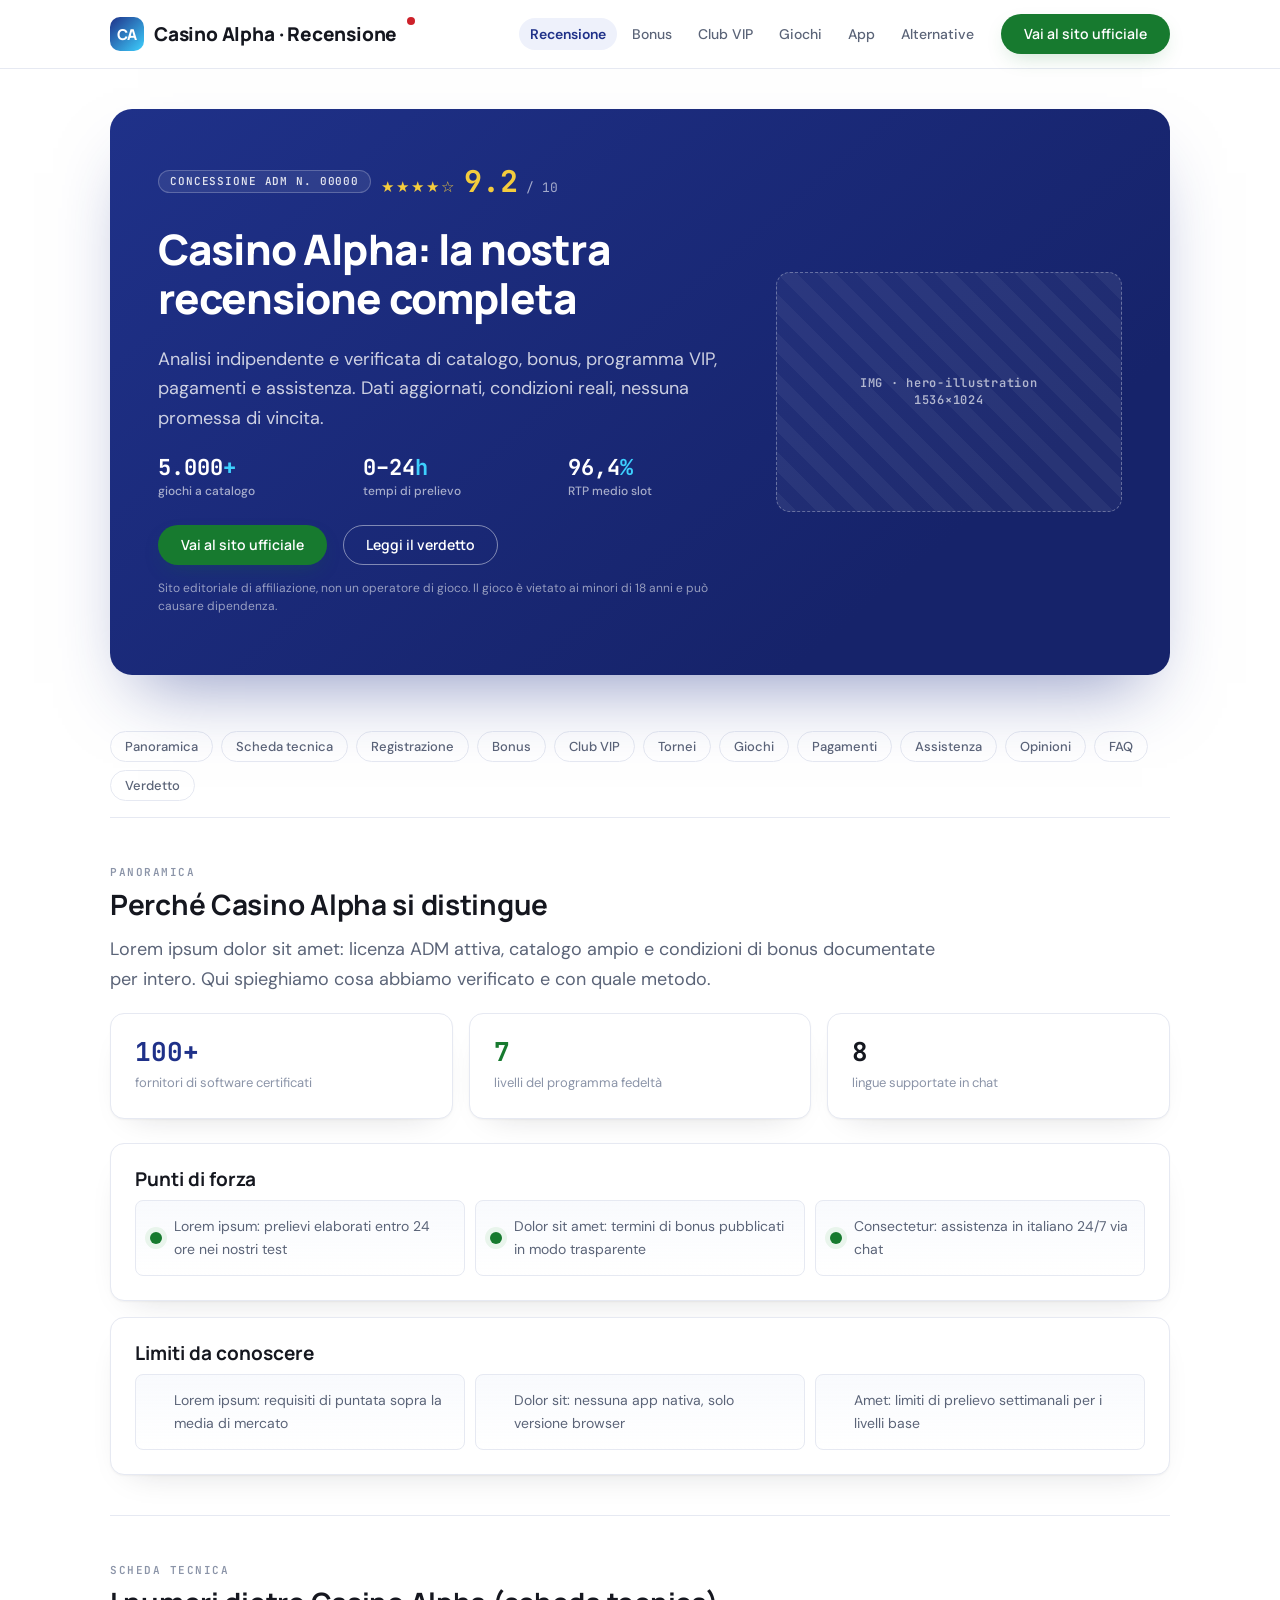
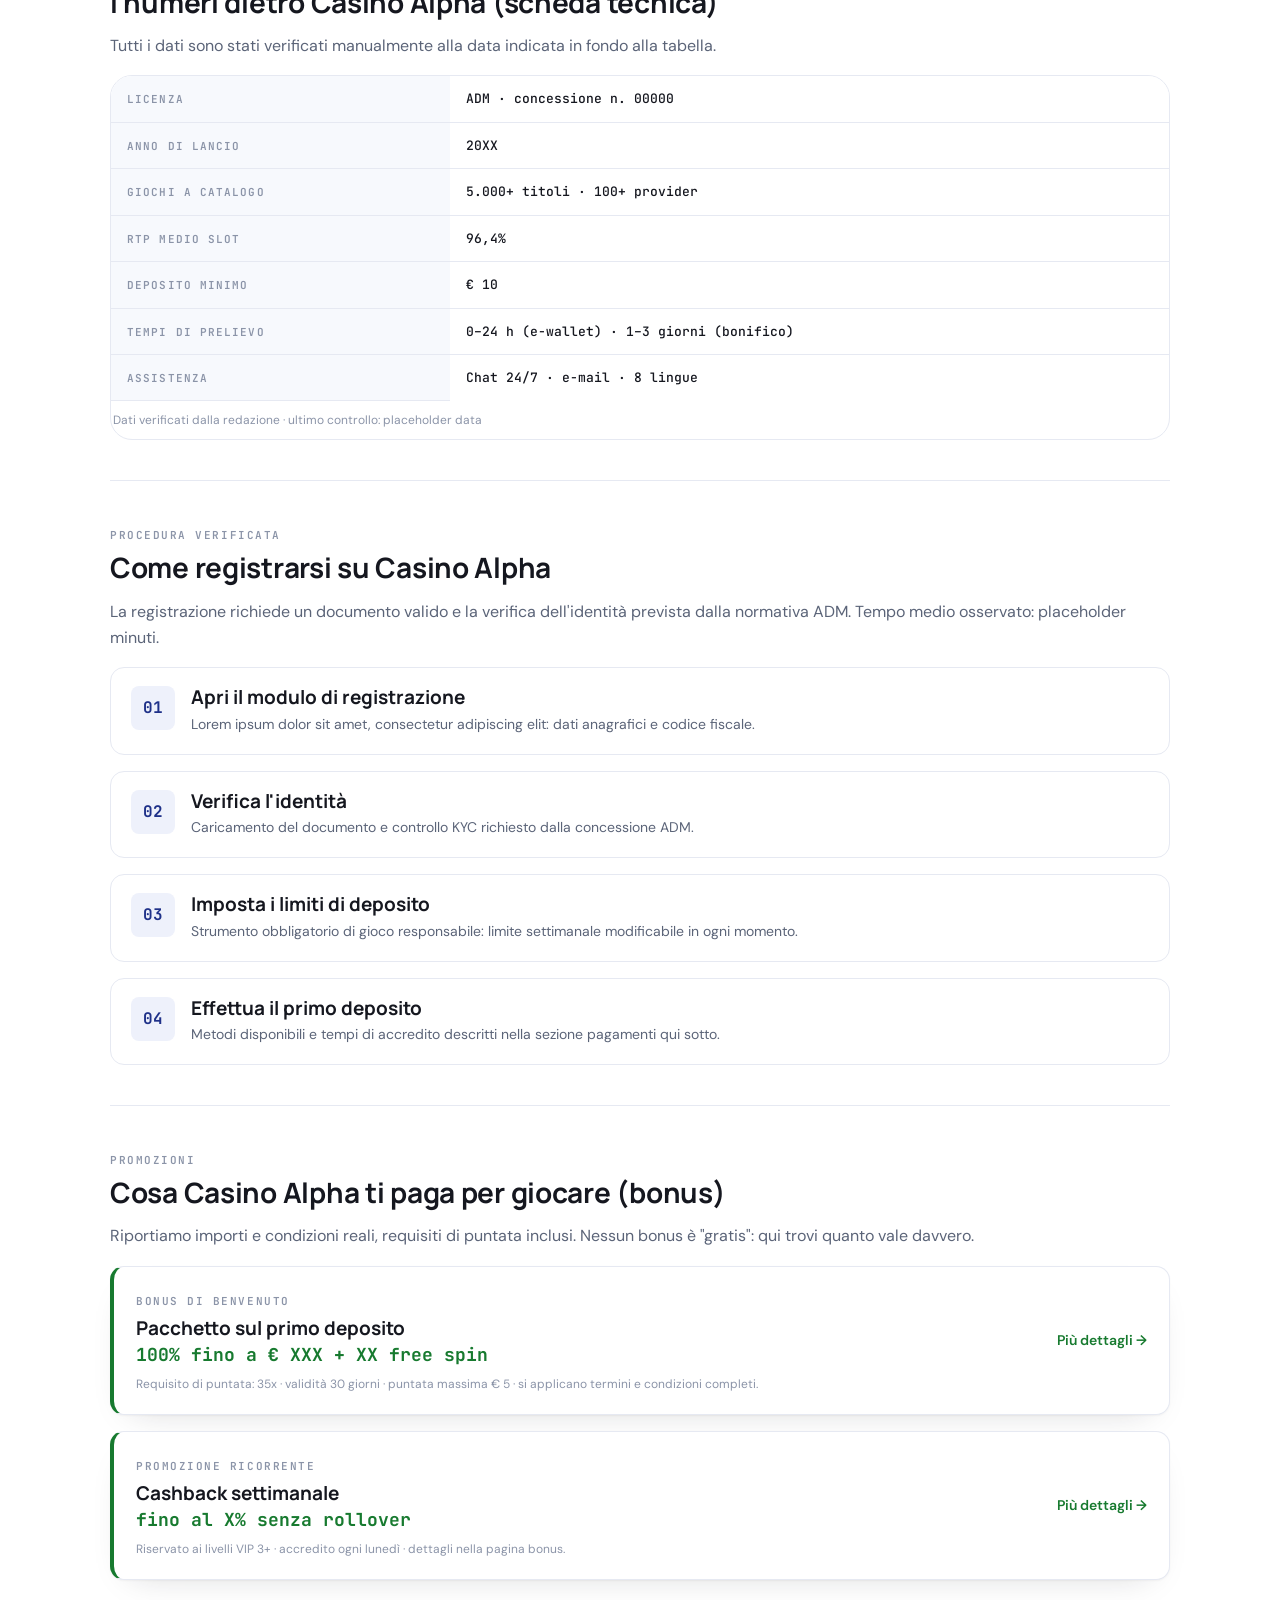
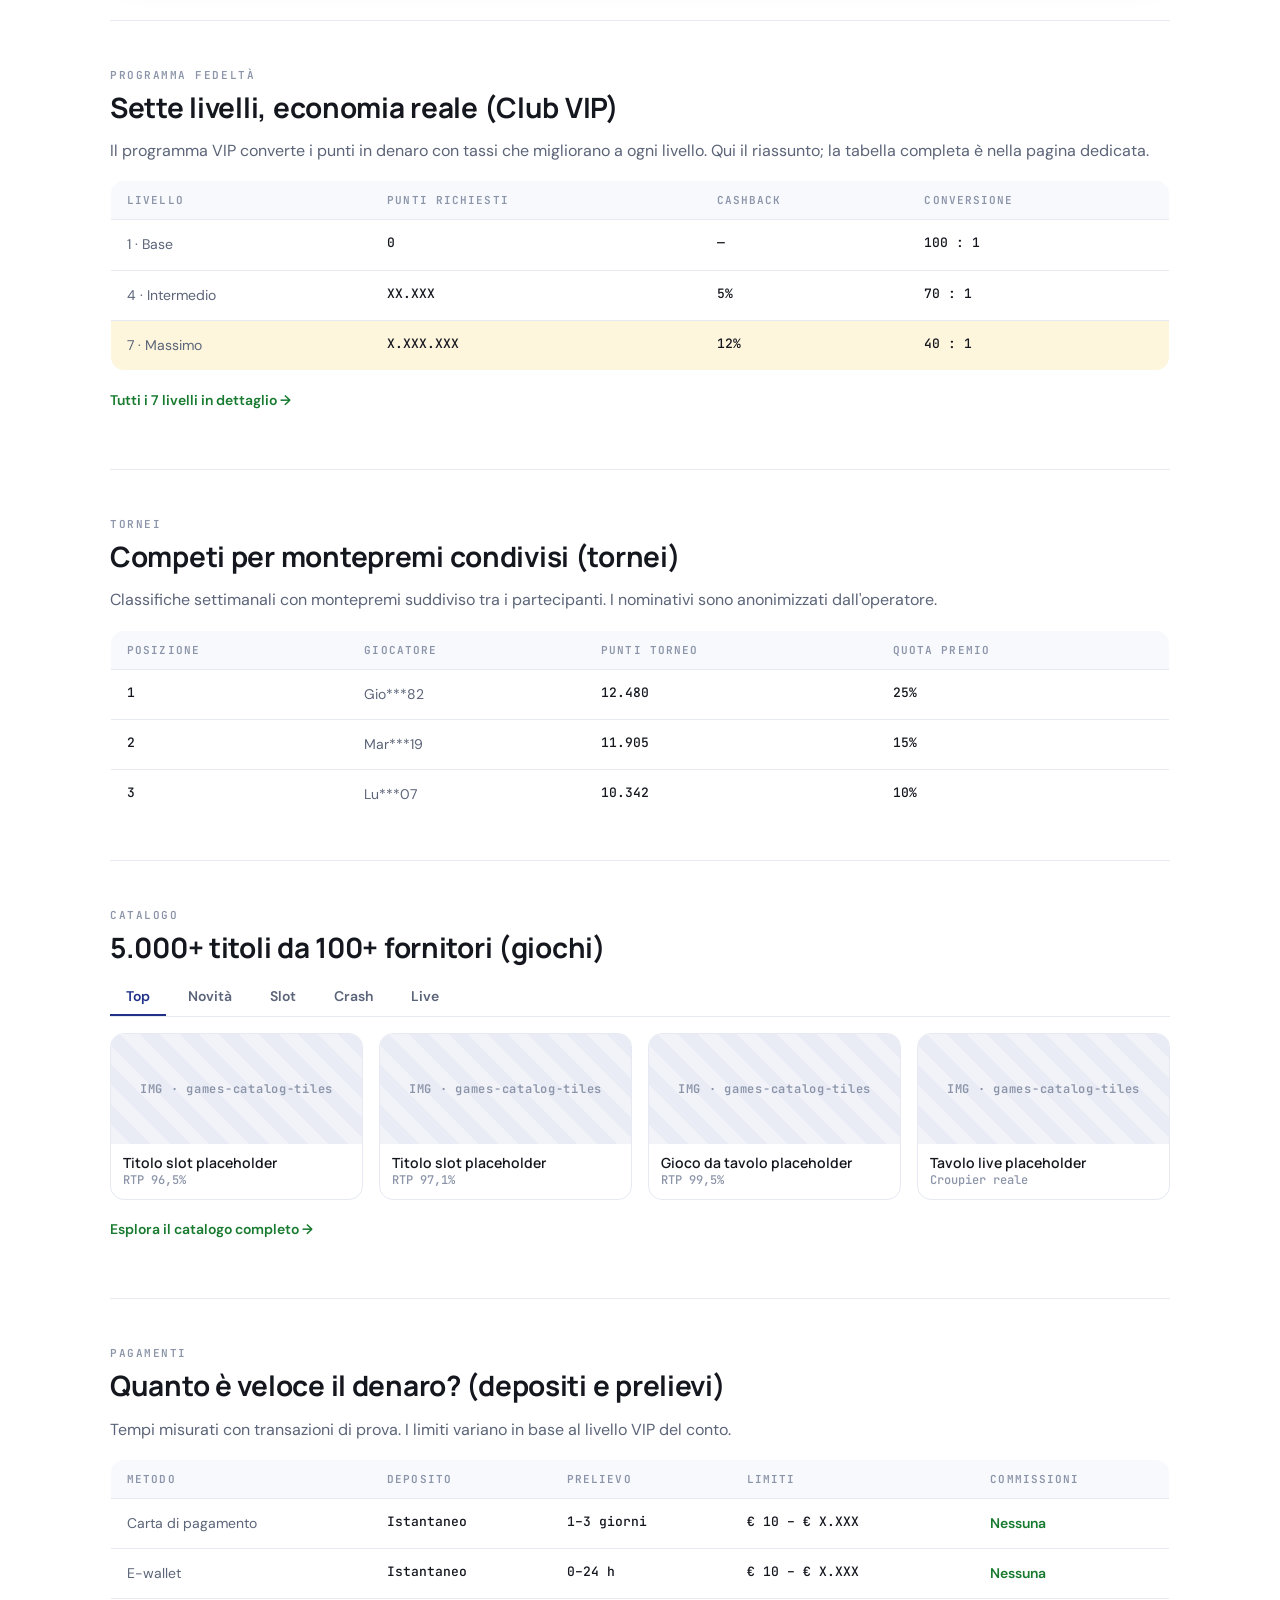
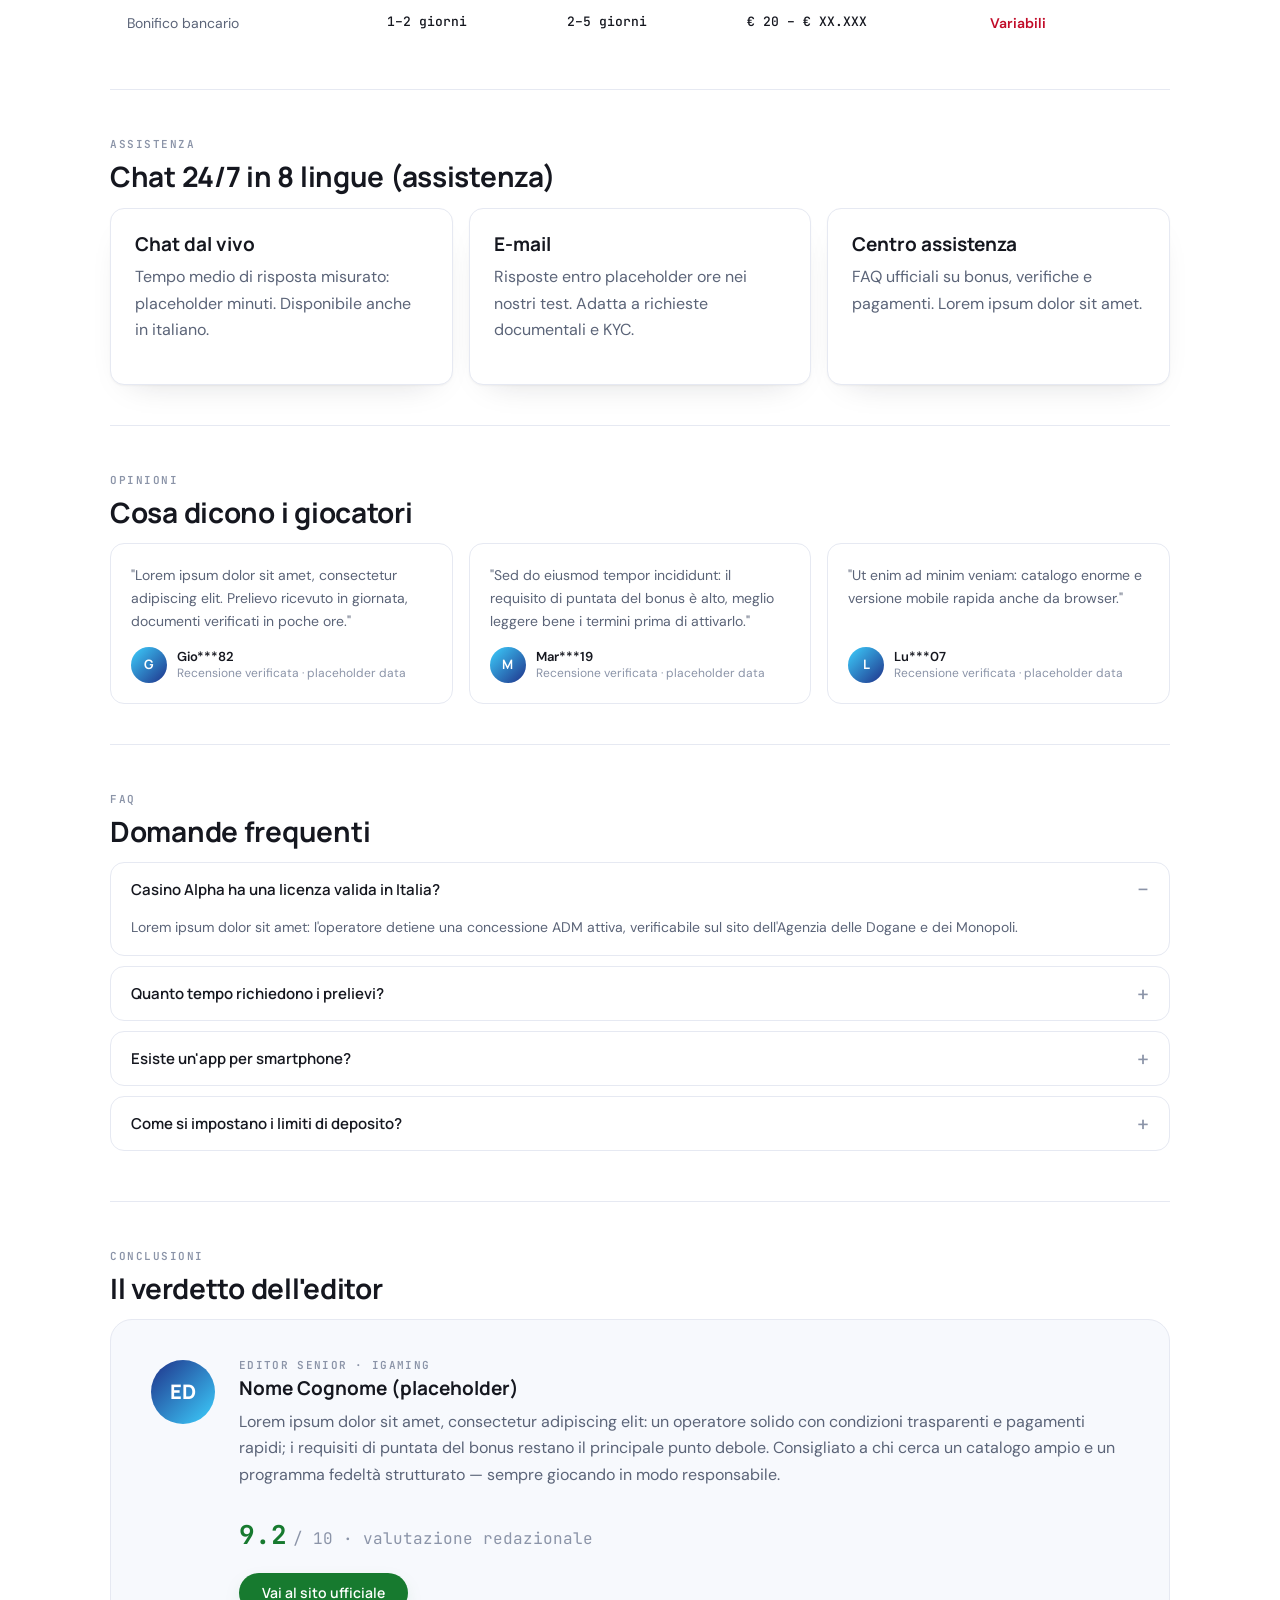
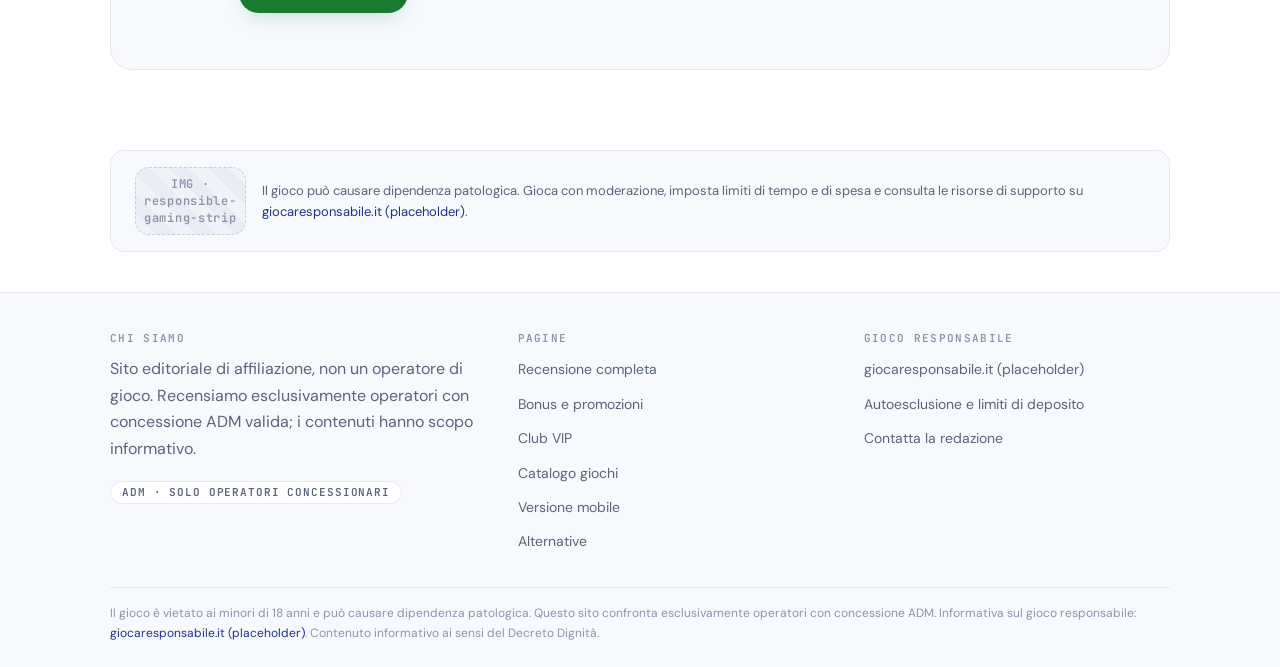
<file: index.html>
<!DOCTYPE html>
<html lang="it">

<head>
  <meta charset="utf-8">
  <meta name="viewport" content="width=device-width, initial-scale=1">
  <title>Casino Alpha — Recensione completa · Wireframe</title>
  <link rel="preconnect" href="https://fonts.googleapis.com">
  <link rel="preconnect" href="https://fonts.gstatic.com" crossorigin>
  <link
    href="https://fonts.googleapis.com/css2?family=Manrope:wght@600;700;800&family=DM+Sans:wght@400;500&family=JetBrains+Mono:wght@400;500;600;700&display=swap"
    rel="stylesheet">
  <link rel="stylesheet" href="./style.css">
</head>

<body>
  <section class="page active" data-screen-label="Home / Recensione completa">

    <header class="site-header">
      <div class="wrap">
        <a class="logo" href="./index.html"><span class="logo-mark">CA</span>Casino Alpha · Recensione<span
            class="flag-dot"></span></a>
        <nav class="main-nav">
          <a href="./index.html" class="active">Recensione</a>
          <a href="./bonus.html">Bonus</a>
          <a href="./vip.html">Club VIP</a>
          <a href="./giochi.html">Giochi</a>
          <a href="./app.html">App</a>
          <a href="./alternativi.html">Alternative</a>
        </nav>
        <a class="btn btn-primary" href="#">Vai al sito ufficiale</a>
      </div>
    </header>

    <div class="hero">
      <div class="wrap">
        <div class="hero-panel">
          <div>
            <div class="hero-meta">
              <span class="badge-adm">Concessione ADM n. 00000</span>
              <span class="hero-rating"><span class="stars">★★★★☆</span><span class="score">9.2</span><span
                  class="out-of">/ 10</span></span>
            </div>
            <h1>Casino Alpha: la nostra recensione completa</h1>
            <p class="lead">Analisi indipendente e verificata di catalogo, bonus, programma VIP, pagamenti e
              assistenza. Dati aggiornati, condizioni reali, nessuna promessa di vincita.</p>
            <div class="hero-stats">
              <div class="hero-stat">
                <div class="value">5.000<em>+</em></div>
                <div class="label">giochi a catalogo</div>
              </div>
              <div class="hero-stat">
                <div class="value">0–24<em>h</em></div>
                <div class="label">tempi di prelievo</div>
              </div>
              <div class="hero-stat">
                <div class="value">96,4<em>%</em></div>
                <div class="label">RTP medio slot</div>
              </div>
            </div>
            <div class="hero-actions">
              <a class="btn btn-primary" href="#">Vai al sito ufficiale</a>
              <a class="btn btn-ghost" href="#verdict">Leggi il verdetto</a>
            </div>
            <p class="hero-note">Sito editoriale di affiliazione, non un operatore di gioco. Il gioco è vietato ai
              minori di 18 anni e può causare dipendenza.</p>
          </div>
          <div class="hero-art">
            <div class="ph">IMG · hero-illustration<br>1536×1024</div>
          </div>
        </div>
      </div>
    </div>

    <div class="wrap">
      <nav class="toc" aria-label="In questa pagina">
        <a href="#overview">Panoramica</a>
        <a href="#numbers">Scheda tecnica</a>
        <a href="#registration">Registrazione</a>
        <a href="#bonuses">Bonus</a>
        <a href="#vip">Club VIP</a>
        <a href="#tournaments">Tornei</a>
        <a href="#games">Giochi</a>
        <a href="#payments">Pagamenti</a>
        <a href="#support">Assistenza</a>
        <a href="#reviews">Opinioni</a>
        <a href="#faq">FAQ</a>
        <a href="#verdict">Verdetto</a>
      </nav>
    </div>

    <main class="wrap">

      <section class="section" id="overview">
        <span class="kicker">Panoramica</span>
        <h2>Perché Casino Alpha si distingue</h2>
        <p class="lead">Lorem ipsum dolor sit amet: licenza ADM attiva, catalogo ampio e condizioni di bonus
          documentate per intero. Qui spieghiamo cosa abbiamo verificato e con quale metodo.</p>
        <div class="grid-3">
          <div class="card stat-card">
            <div class="value blue">100+</div>
            <div class="label">fornitori di software certificati</div>
          </div>
          <div class="card stat-card">
            <div class="value green">7</div>
            <div class="label">livelli del programma fedeltà</div>
          </div>
          <div class="card stat-card">
            <div class="value">8</div>
            <div class="label">lingue supportate in chat</div>
          </div>
        </div>
        <div class="pros-cons" style="margin-top: var(--gap)">
          <div class="card">
            <h3>Punti di forza</h3>
            <ul class="pros">
              <li>Lorem ipsum: prelievi elaborati entro 24 ore nei nostri test</li>
              <li>Dolor sit amet: termini di bonus pubblicati in modo trasparente</li>
              <li>Consectetur: assistenza in italiano 24/7 via chat</li>
            </ul>
          </div>
          <div class="card">
            <h3>Limiti da conoscere</h3>
            <ul class="cons">
              <li>Lorem ipsum: requisiti di puntata sopra la media di mercato</li>
              <li>Dolor sit: nessuna app nativa, solo versione browser</li>
              <li>Amet: limiti di prelievo settimanali per i livelli base</li>
            </ul>
          </div>
        </div>
      </section>

      <section class="section" id="numbers">
        <span class="kicker">Scheda tecnica</span>
        <h2>I numeri dietro Casino Alpha (scheda tecnica)</h2>
        <p>Tutti i dati sono stati verificati manualmente alla data indicata in fondo alla tabella.</p>
        <div class="fact-sheet table-scroll">
          <table class="data">
            <caption>Dati verificati dalla redazione · ultimo controllo: placeholder data</caption>
            <tbody>
              <tr>
                <th scope="row">Licenza</th>
                <td class="mono">ADM · concessione n. 00000</td>
              </tr>
              <tr>
                <th scope="row">Anno di lancio</th>
                <td class="mono">20XX</td>
              </tr>
              <tr>
                <th scope="row">Giochi a catalogo</th>
                <td class="mono">5.000+ titoli · 100+ provider</td>
              </tr>
              <tr>
                <th scope="row">RTP medio slot</th>
                <td class="mono">96,4%</td>
              </tr>
              <tr>
                <th scope="row">Deposito minimo</th>
                <td class="mono">€ 10</td>
              </tr>
              <tr>
                <th scope="row">Tempi di prelievo</th>
                <td class="mono">0–24 h (e-wallet) · 1–3 giorni (bonifico)</td>
              </tr>
              <tr>
                <th scope="row">Assistenza</th>
                <td class="mono">Chat 24/7 · e-mail · 8 lingue</td>
              </tr>
            </tbody>
          </table>
        </div>
      </section>

      <section class="section" id="registration">
        <span class="kicker">Procedura verificata</span>
        <h2>Come registrarsi su Casino Alpha</h2>
        <p>La registrazione richiede un documento valido e la verifica dell'identità prevista dalla normativa ADM.
          Tempo medio osservato: placeholder minuti.</p>
        <ol class="steps">
          <li>
            <div>
              <h3>Apri il modulo di registrazione</h3>
              <p>Lorem ipsum dolor sit amet, consectetur adipiscing elit: dati anagrafici e codice fiscale.</p>
            </div>
          </li>
          <li>
            <div>
              <h3>Verifica l'identità</h3>
              <p>Caricamento del documento e controllo KYC richiesto dalla concessione ADM.</p>
            </div>
          </li>
          <li>
            <div>
              <h3>Imposta i limiti di deposito</h3>
              <p>Strumento obbligatorio di gioco responsabile: limite settimanale modificabile in ogni momento.</p>
            </div>
          </li>
          <li>
            <div>
              <h3>Effettua il primo deposito</h3>
              <p>Metodi disponibili e tempi di accredito descritti nella sezione pagamenti qui sotto.</p>
            </div>
          </li>
        </ol>
      </section>

      <section class="section" id="bonuses">
        <span class="kicker">Promozioni</span>
        <h2>Cosa Casino Alpha ti paga per giocare (bonus)</h2>
        <p>Riportiamo importi e condizioni reali, requisiti di puntata inclusi. Nessun bonus è "gratis": qui trovi
          quanto vale davvero.</p>
        <div class="bonus-box">
          <div>
            <span class="kicker">Bonus di benvenuto</span>
            <h3>Pacchetto sul primo deposito</h3>
            <div class="amount">100% fino a € XXX + XX free spin</div>
            <p class="terms">Requisito di puntata: 35x · validità 30 giorni · puntata massima € 5 · si applicano
              termini e condizioni completi.</p>
          </div>
          <a class="btn-quiet" href="./bonus.html">Più dettagli →</a>
        </div>
        <div class="bonus-box" style="margin-top: var(--gap-sm)">
          <div>
            <span class="kicker">Promozione ricorrente</span>
            <h3>Cashback settimanale</h3>
            <div class="amount">fino al X% senza rollover</div>
            <p class="terms">Riservato ai livelli VIP 3+ · accredito ogni lunedì · dettagli nella pagina bonus.</p>
          </div>
          <a class="btn-quiet" href="./bonus.html">Più dettagli →</a>
        </div>
      </section>

      <section class="section" id="vip">
        <span class="kicker">Programma fedeltà</span>
        <h2>Sette livelli, economia reale (Club VIP)</h2>
        <p>Il programma VIP converte i punti in denaro con tassi che migliorano a ogni livello. Qui il riassunto; la
          tabella completa è nella pagina dedicata.</p>
        <div class="table-scroll">
          <table class="data">
            <thead>
              <tr>
                <th>Livello</th>
                <th>Punti richiesti</th>
                <th>Cashback</th>
                <th>Conversione</th>
              </tr>
            </thead>
            <tbody>
              <tr>
                <td>1 · Base</td>
                <td class="num">0</td>
                <td class="num">—</td>
                <td class="num">100 : 1</td>
              </tr>
              <tr>
                <td>4 · Intermedio</td>
                <td class="num">XX.XXX</td>
                <td class="num">5%</td>
                <td class="num">70 : 1</td>
              </tr>
              <tr class="highlight">
                <td>7 · Massimo</td>
                <td class="num">X.XXX.XXX</td>
                <td class="num">12%</td>
                <td class="num">40 : 1</td>
              </tr>
            </tbody>
          </table>
        </div>
        <p style="margin-top: var(--gap-sm)"><a class="btn-quiet" href="./vip.html">Tutti i 7 livelli in dettaglio
            →</a></p>
      </section>

      <section class="section" id="tournaments">
        <span class="kicker">Tornei</span>
        <h2>Competi per montepremi condivisi (tornei)</h2>
        <p>Classifiche settimanali con montepremi suddiviso tra i partecipanti. I nominativi sono anonimizzati
          dall'operatore.</p>
        <div class="table-scroll">
          <table class="data">
            <thead>
              <tr>
                <th>Posizione</th>
                <th>Giocatore</th>
                <th>Punti torneo</th>
                <th>Quota premio</th>
              </tr>
            </thead>
            <tbody>
              <tr>
                <td class="num">1</td>
                <td>Gio***82</td>
                <td class="num">12.480</td>
                <td class="num">25%</td>
              </tr>
              <tr>
                <td class="num">2</td>
                <td>Mar***19</td>
                <td class="num">11.905</td>
                <td class="num">15%</td>
              </tr>
              <tr>
                <td class="num">3</td>
                <td>Lu***07</td>
                <td class="num">10.342</td>
                <td class="num">10%</td>
              </tr>
            </tbody>
          </table>
        </div>
      </section>

      <section class="section" id="games">
        <span class="kicker">Catalogo</span>
        <h2>5.000+ titoli da 100+ fornitori (giochi)</h2>
        <div class="tabs" role="tablist">
          <button class="tab active" type="button">Top</button>
          <button class="tab" type="button">Novità</button>
          <button class="tab" type="button">Slot</button>
          <button class="tab" type="button">Crash</button>
          <button class="tab" type="button">Live</button>
        </div>
        <div class="game-grid">
          <div class="game-card">
            <div class="ph">IMG · games-catalog-tiles</div>
            <div class="game-meta">
              <div class="game-name">Titolo slot placeholder</div>
              <div class="game-rtp">RTP 96,5%</div>
            </div>
          </div>
          <div class="game-card">
            <div class="ph">IMG · games-catalog-tiles</div>
            <div class="game-meta">
              <div class="game-name">Titolo slot placeholder</div>
              <div class="game-rtp">RTP 97,1%</div>
            </div>
          </div>
          <div class="game-card">
            <div class="ph">IMG · games-catalog-tiles</div>
            <div class="game-meta">
              <div class="game-name">Gioco da tavolo placeholder</div>
              <div class="game-rtp">RTP 99,5%</div>
            </div>
          </div>
          <div class="game-card">
            <div class="ph">IMG · games-catalog-tiles</div>
            <div class="game-meta">
              <div class="game-name">Tavolo live placeholder</div>
              <div class="game-rtp">Croupier reale</div>
            </div>
          </div>
        </div>
        <p style="margin-top: var(--gap-sm)"><a class="btn-quiet" href="./giochi.html">Esplora il catalogo completo
            →</a></p>
      </section>

      <section class="section" id="payments">
        <span class="kicker">Pagamenti</span>
        <h2>Quanto è veloce il denaro? (depositi e prelievi)</h2>
        <p>Tempi misurati con transazioni di prova. I limiti variano in base al livello VIP del conto.</p>
        <div class="table-scroll">
          <table class="data">
            <thead>
              <tr>
                <th>Metodo</th>
                <th>Deposito</th>
                <th>Prelievo</th>
                <th>Limiti</th>
                <th>Commissioni</th>
              </tr>
            </thead>
            <tbody>
              <tr>
                <td>Carta di pagamento</td>
                <td class="num">Istantaneo</td>
                <td class="num">1–3 giorni</td>
                <td class="num">€ 10 – € X.XXX</td>
                <td><span class="tag-yes">Nessuna</span></td>
              </tr>
              <tr>
                <td>E-wallet</td>
                <td class="num">Istantaneo</td>
                <td class="num">0–24 h</td>
                <td class="num">€ 10 – € X.XXX</td>
                <td><span class="tag-yes">Nessuna</span></td>
              </tr>
              <tr>
                <td>Bonifico bancario</td>
                <td class="num">1–2 giorni</td>
                <td class="num">2–5 giorni</td>
                <td class="num">€ 20 – € XX.XXX</td>
                <td><span class="tag-no">Variabili</span></td>
              </tr>
            </tbody>
          </table>
        </div>
      </section>

      <section class="section" id="support">
        <span class="kicker">Assistenza</span>
        <h2>Chat 24/7 in 8 lingue (assistenza)</h2>
        <div class="grid-3">
          <div class="card">
            <h3>Chat dal vivo</h3>
            <p>Tempo medio di risposta misurato: placeholder minuti. Disponibile anche in italiano.</p>
          </div>
          <div class="card">
            <h3>E-mail</h3>
            <p>Risposte entro placeholder ore nei nostri test. Adatta a richieste documentali e KYC.</p>
          </div>
          <div class="card">
            <h3>Centro assistenza</h3>
            <p>FAQ ufficiali su bonus, verifiche e pagamenti. Lorem ipsum dolor sit amet.</p>
          </div>
        </div>
      </section>

      <section class="section" id="reviews">
        <span class="kicker">Opinioni</span>
        <h2>Cosa dicono i giocatori</h2>
        <div class="grid-3">
          <div class="testimonial">
            <p class="quote">"Lorem ipsum dolor sit amet, consectetur adipiscing elit. Prelievo ricevuto in giornata,
              documenti verificati in poche ore."</p>
            <div class="who"><span class="avatar">G</span>
              <div>
                <div class="name">Gio***82</div>
                <div class="when">Recensione verificata · placeholder data</div>
              </div>
            </div>
          </div>
          <div class="testimonial">
            <p class="quote">"Sed do eiusmod tempor incididunt: il requisito di puntata del bonus è alto, meglio
              leggere bene i termini prima di attivarlo."</p>
            <div class="who"><span class="avatar">M</span>
              <div>
                <div class="name">Mar***19</div>
                <div class="when">Recensione verificata · placeholder data</div>
              </div>
            </div>
          </div>
          <div class="testimonial">
            <p class="quote">"Ut enim ad minim veniam: catalogo enorme e versione mobile rapida anche da browser."</p>
            <div class="who"><span class="avatar">L</span>
              <div>
                <div class="name">Lu***07</div>
                <div class="when">Recensione verificata · placeholder data</div>
              </div>
            </div>
          </div>
        </div>
      </section>

      <section class="section" id="faq">
        <span class="kicker">FAQ</span>
        <h2>Domande frequenti</h2>
        <details class="faq-item" open>
          <summary>Casino Alpha ha una licenza valida in Italia?</summary>
          <p>Lorem ipsum dolor sit amet: l'operatore detiene una concessione ADM attiva, verificabile sul sito
            dell'Agenzia delle Dogane e dei Monopoli.</p>
        </details>
        <details class="faq-item">
          <summary>Quanto tempo richiedono i prelievi?</summary>
          <p>Consectetur adipiscing elit: 0–24 ore per gli e-wallet, fino a 5 giorni lavorativi per il bonifico
            bancario.</p>
        </details>
        <details class="faq-item">
          <summary>Esiste un'app per smartphone?</summary>
          <p>Sed do eiusmod tempor: no, l'esperienza mobile è interamente da browser. Dettagli nella pagina dedicata.</p>
        </details>
        <details class="faq-item">
          <summary>Come si impostano i limiti di deposito?</summary>
          <p>Ut enim ad minim veniam: dal profilo personale, in qualsiasi momento, come previsto dalle regole ADM sul
            gioco responsabile.</p>
        </details>
      </section>

      <section class="section" id="verdict">
        <span class="kicker">Conclusioni</span>
        <h2>Il verdetto dell'editor</h2>
        <div class="verdict-box">
          <span class="avatar">ED</span>
          <div>
            <div class="role">Editor senior · iGaming</div>
            <h3 style="margin-top:6px">Nome Cognome (placeholder)</h3>
            <p>Lorem ipsum dolor sit amet, consectetur adipiscing elit: un operatore solido con condizioni trasparenti
              e pagamenti rapidi; i requisiti di puntata del bonus restano il principale punto debole. Consigliato a
              chi cerca un catalogo ampio e un programma fedeltà strutturato — sempre giocando in modo responsabile.</p>
            <div class="verdict-score"><b>9.2</b><span class="muted">/ 10 · valutazione redazionale</span></div>
            <p style="margin-top: var(--gap-sm)"><a class="btn btn-primary" href="#">Vai al sito ufficiale</a></p>
          </div>
        </div>
      </section>

      <div class="rg-strip">
        <div class="ph" style="width:120px;min-height:48px">IMG · responsible-gaming-strip</div>
        <p>Il gioco può causare dipendenza patologica. Gioca con moderazione, imposta limiti di tempo e di spesa e
          consulta le risorse di supporto su <a href="#">giocaresponsabile.it (placeholder)</a>.</p>
      </div>
    </main>

    <footer class="site-footer">
      <div class="wrap">
        <div class="footer-grid">
          <div>
            <h4>Chi siamo</h4>
            <p>Sito editoriale di affiliazione, non un operatore di gioco. Recensiamo esclusivamente operatori con
              concessione ADM valida; i contenuti hanno scopo informativo.</p>
            <span class="badge-adm">ADM · solo operatori concessionari</span>
          </div>
          <div>
            <h4>Pagine</h4>
            <ul>
              <li><a href="./index.html">Recensione completa</a></li>
              <li><a href="./bonus.html">Bonus e promozioni</a></li>
              <li><a href="./vip.html">Club VIP</a></li>
              <li><a href="./giochi.html">Catalogo giochi</a></li>
              <li><a href="./app.html">Versione mobile</a></li>
              <li><a href="./alternativi.html">Alternative</a></li>
            </ul>
          </div>
          <div>
            <h4>Gioco responsabile</h4>
            <ul>
              <li><a href="#">giocaresponsabile.it (placeholder)</a></li>
              <li><a href="#">Autoesclusione e limiti di deposito</a></li>
              <li><a href="#">Contatta la redazione</a></li>
            </ul>
          </div>
        </div>
        <div class="footer-disclosure">
          <p>Il gioco è vietato ai minori di 18 anni e può causare dipendenza patologica. Questo sito confronta
            esclusivamente operatori con concessione ADM. Informativa sul gioco responsabile:
            <a href="#">giocaresponsabile.it (placeholder)</a>. Contenuto informativo ai sensi del Decreto Dignità.</p>
        </div>
      </div>
    </footer>

  </section>
</body>

</html>
</file>
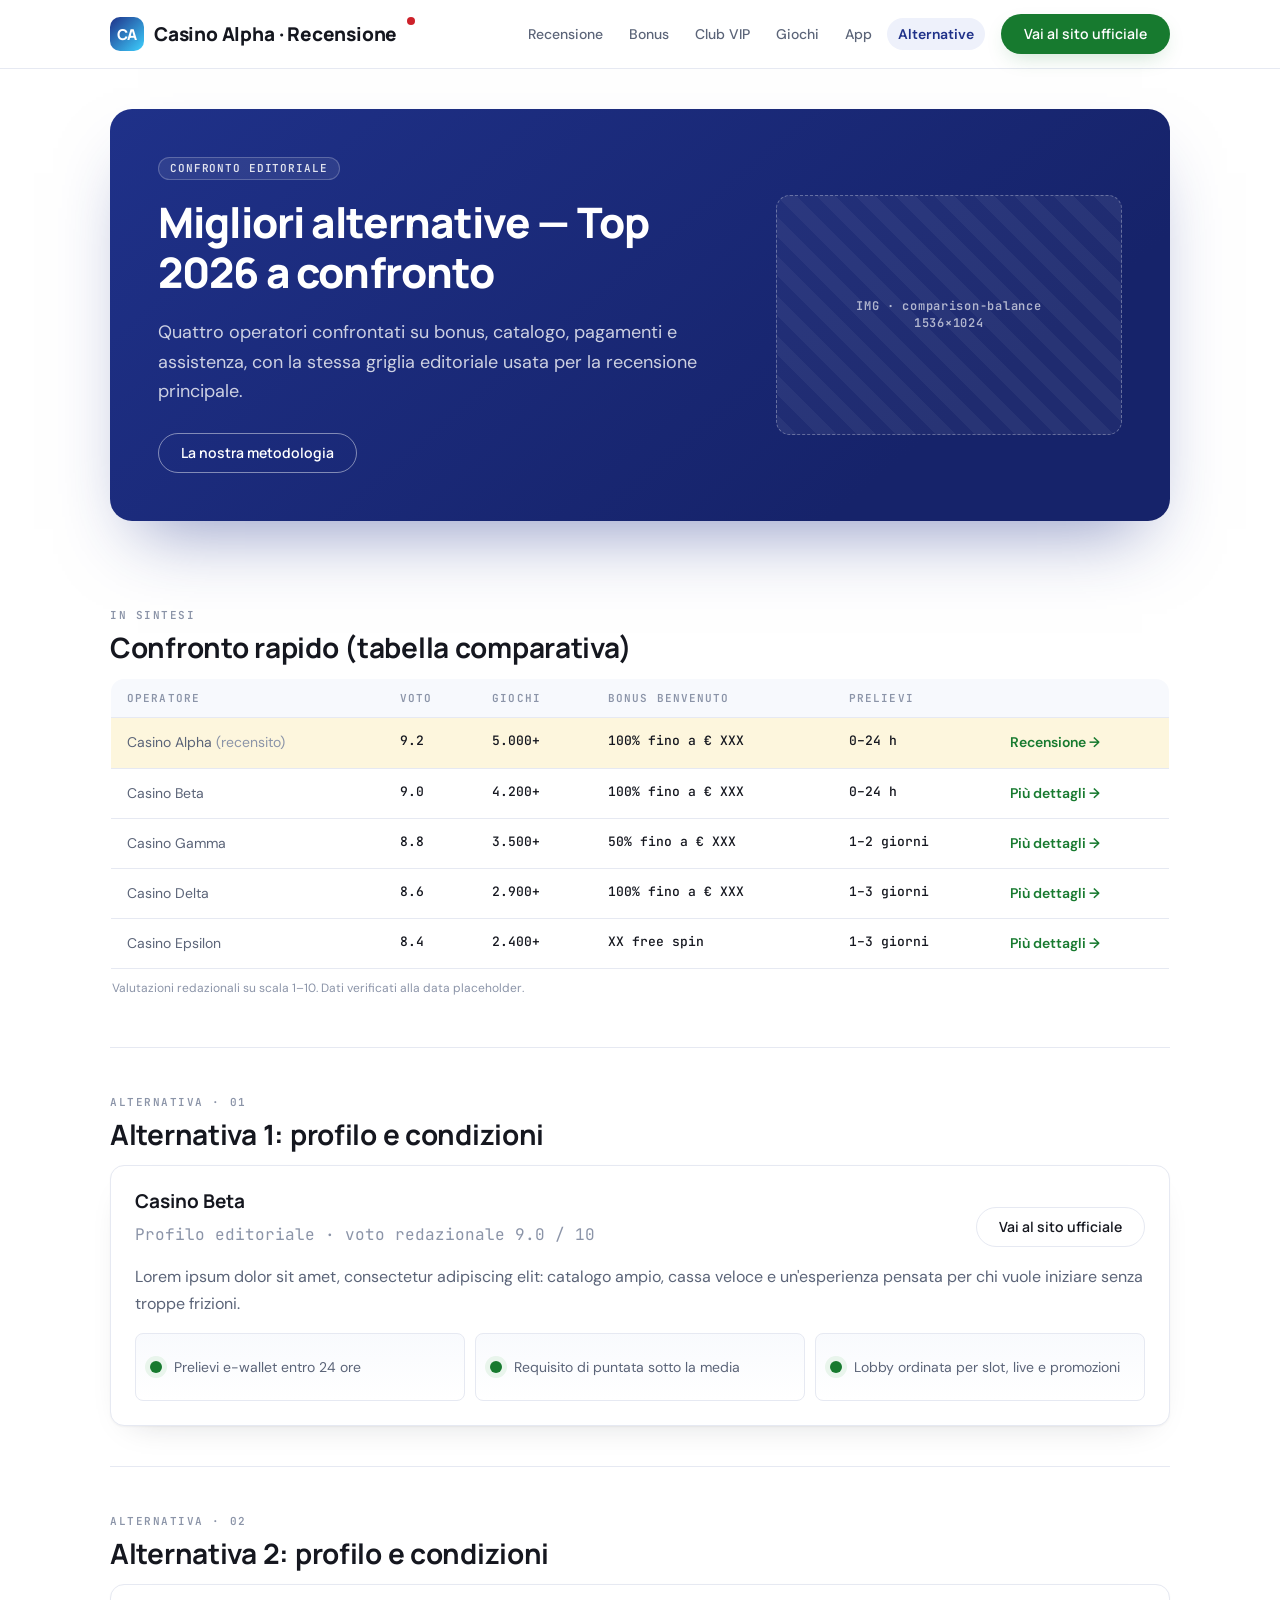
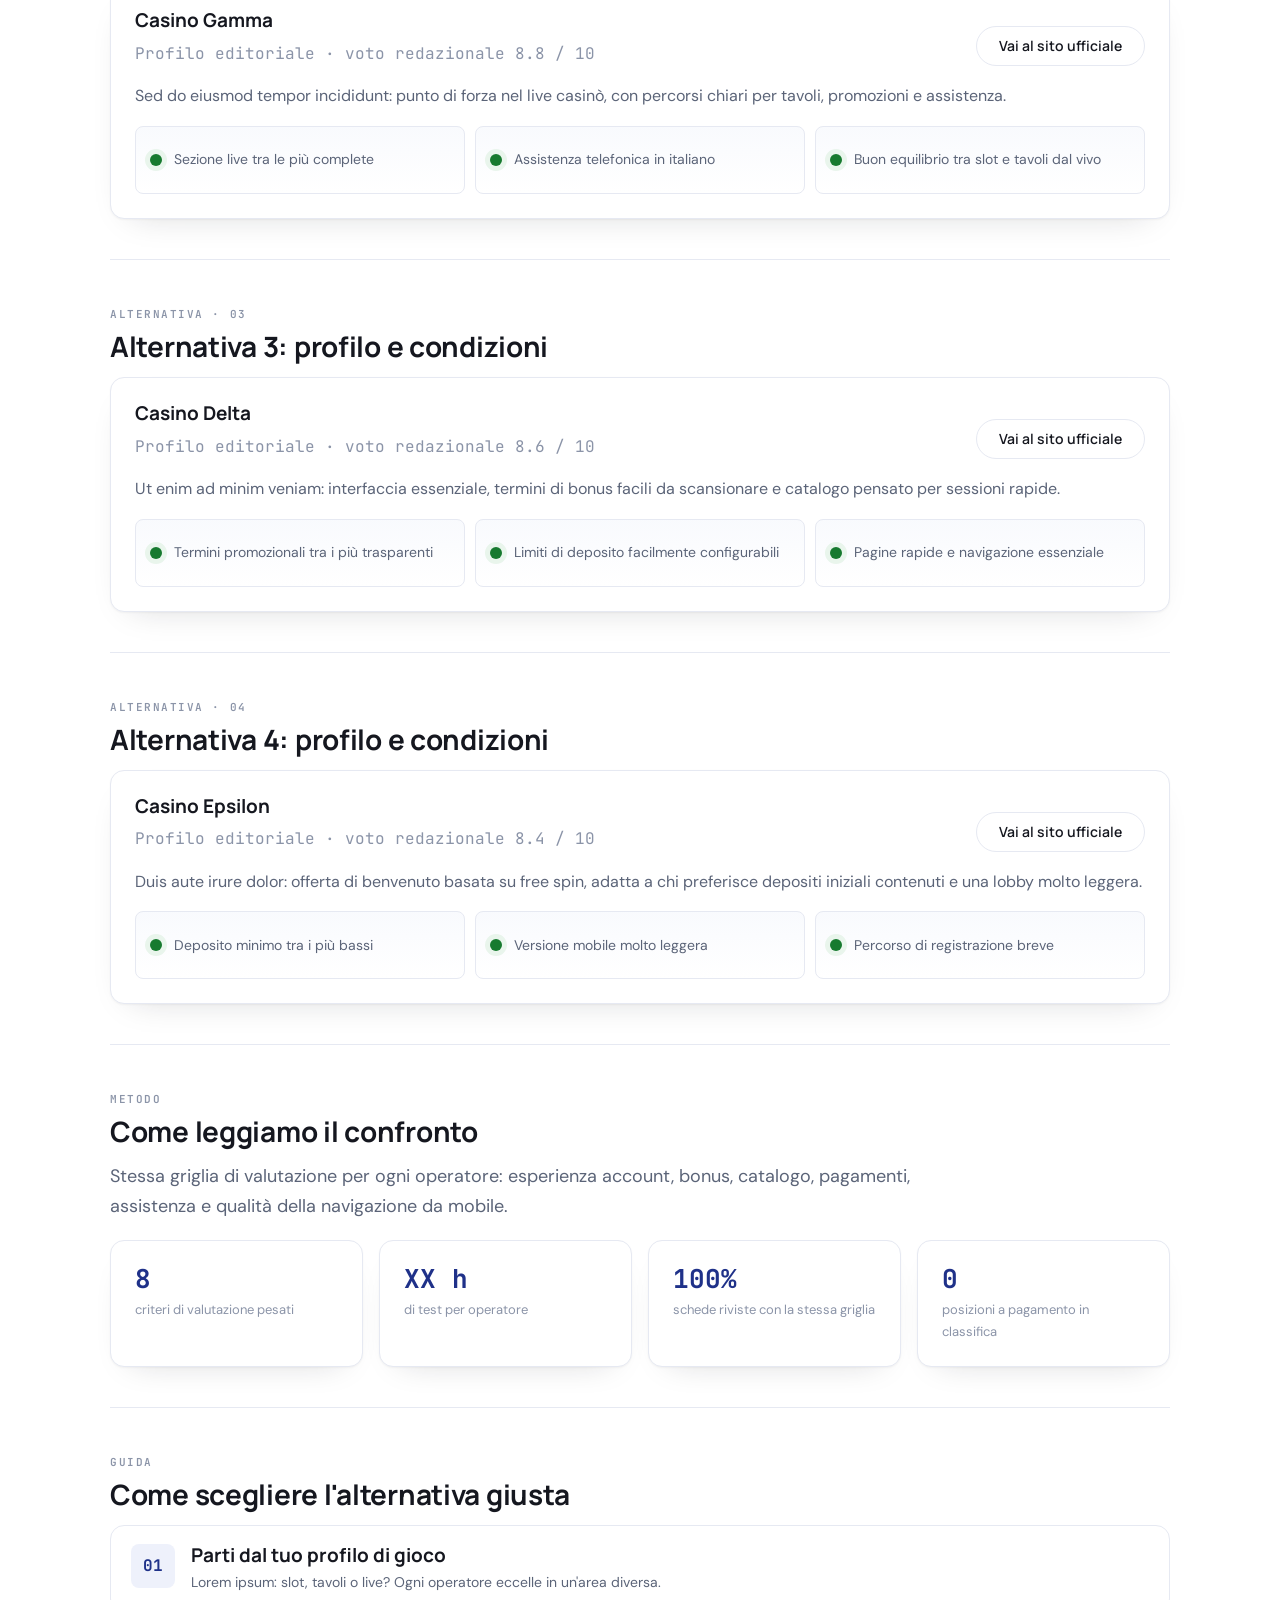
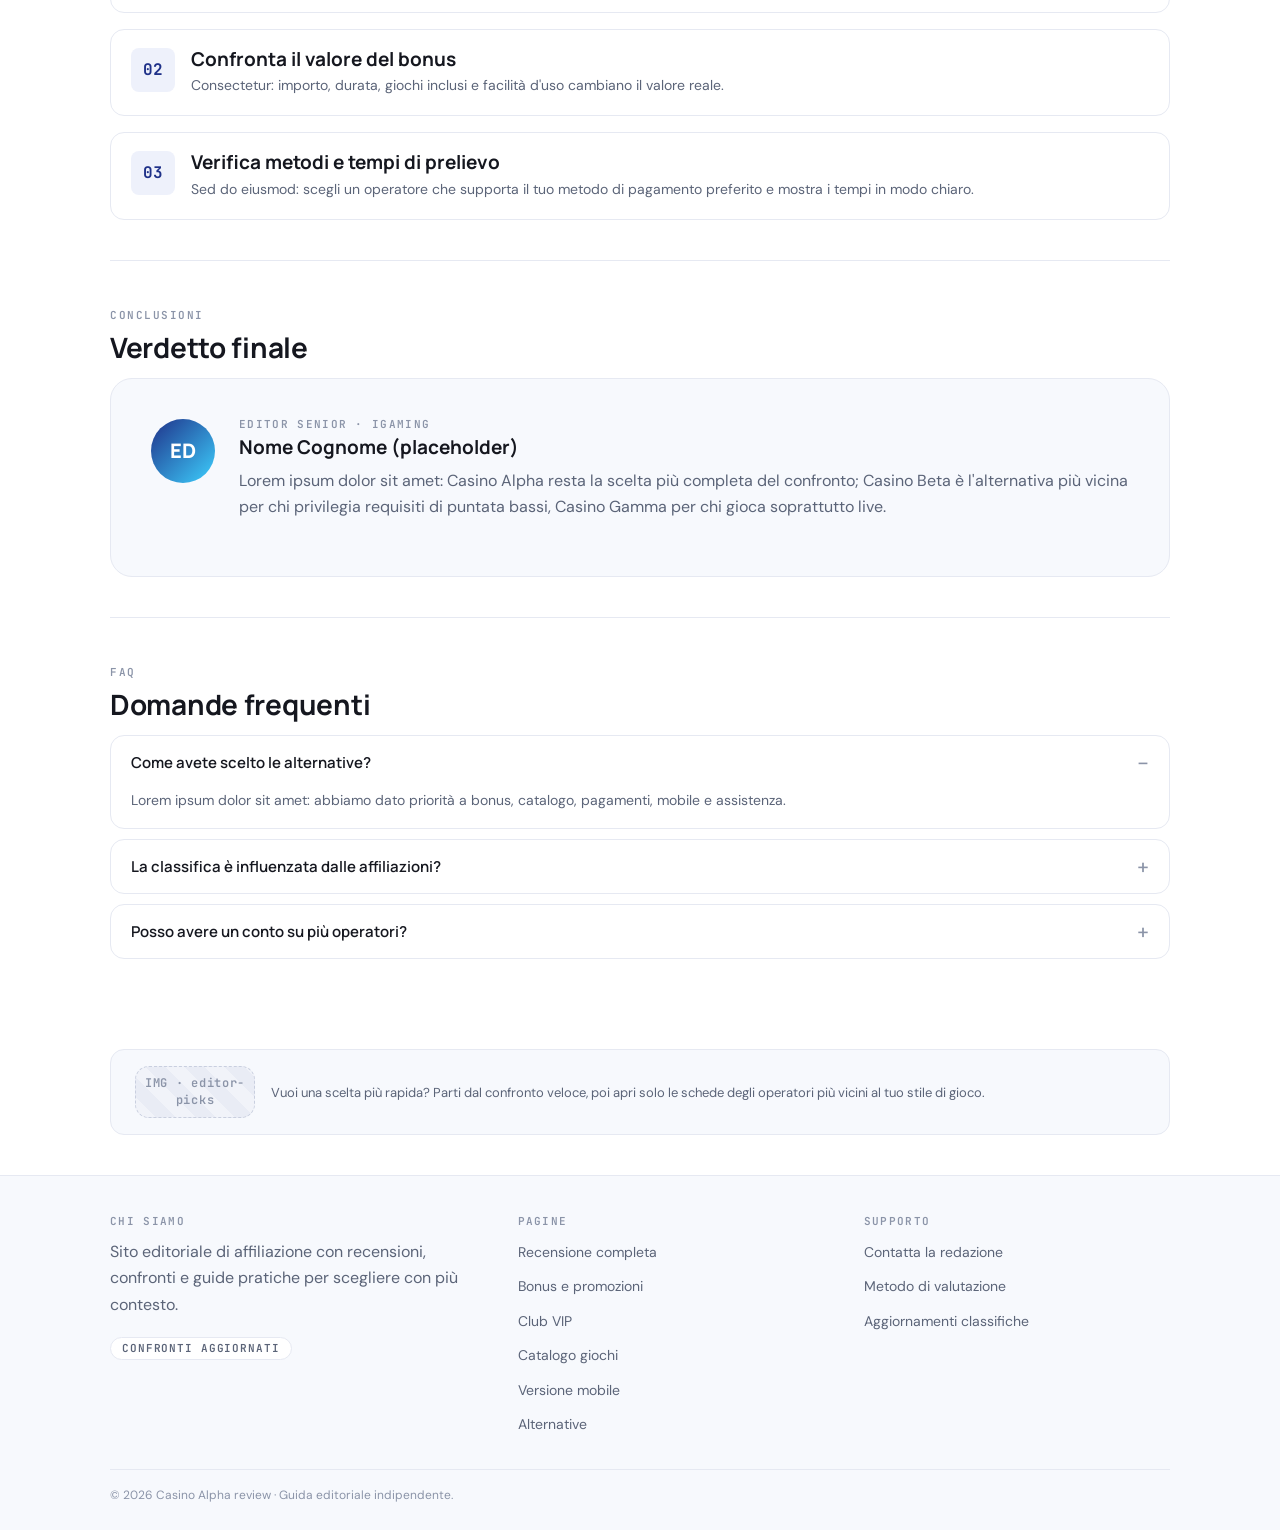
<file: alternativi.html>
<!DOCTYPE html>
<html lang="it">

<head>
  <meta charset="utf-8">
  <meta name="viewport" content="width=device-width, initial-scale=1">
  <title>Alternative a Casino Alpha — Top 2026 · Wireframe</title>
  <link rel="preconnect" href="https://fonts.googleapis.com">
  <link rel="preconnect" href="https://fonts.gstatic.com" crossorigin>
  <link
    href="https://fonts.googleapis.com/css2?family=Manrope:wght@600;700;800&family=DM+Sans:wght@400;500&family=JetBrains+Mono:wght@400;500;600;700&display=swap"
    rel="stylesheet">
  <link rel="stylesheet" href="./style.css">
</head>

<body>
  <section class="page active" data-screen-label="Alternative / Confronto Top 2026">

    <header class="site-header">
      <div class="wrap">
        <a class="logo" href="./index.html"><span class="logo-mark">CA</span>Casino Alpha · Recensione<span
            class="flag-dot"></span></a>
        <nav class="main-nav">
          <a href="./index.html">Recensione</a>
          <a href="./bonus.html">Bonus</a>
          <a href="./vip.html">Club VIP</a>
          <a href="./giochi.html">Giochi</a>
          <a href="./app.html">App</a>
          <a href="./alternativi.html" class="active">Alternative</a>
        </nav>
        <a class="btn btn-primary" href="#">Vai al sito ufficiale</a>
      </div>
    </header>

    <div class="hero">
      <div class="wrap">
        <div class="hero-panel">
          <div>
            <div class="hero-meta">
              <span class="badge-adm">Confronto editoriale</span>
            </div>
            <h1>Migliori alternative — Top 2026 a confronto</h1>
            <p class="lead">Quattro operatori confrontati su bonus, catalogo, pagamenti e assistenza, con la stessa
              griglia editoriale usata per la recensione principale.</p>
            <div class="hero-actions">
              <a class="btn btn-ghost" href="#methodology">La nostra metodologia</a>
            </div>
          </div>
          <div class="hero-art">
            <div class="ph">IMG · comparison-balance<br>1536×1024</div>
          </div>
        </div>
      </div>
    </div>

    <main class="wrap">

      <section class="section" id="quick-compare">
        <span class="kicker">In sintesi</span>
        <h2>Confronto rapido (tabella comparativa)</h2>
        <div class="table-scroll">
          <table class="data">
            <caption>Valutazioni redazionali su scala 1–10. Dati verificati alla data placeholder.</caption>
            <thead>
              <tr>
                <th>Operatore</th>
                <th>Voto</th>
                <th>Giochi</th>
                <th>Bonus benvenuto</th>
                <th>Prelievi</th>
                <th></th>
              </tr>
            </thead>
            <tbody>
              <tr class="highlight">
                <td>Casino Alpha <span class="muted">(recensito)</span></td>
                <td class="num">9.2</td>
                <td class="num">5.000+</td>
                <td class="num">100% fino a € XXX</td>
                <td class="num">0–24 h</td>
                <td><a class="btn-quiet" href="./index.html">Recensione →</a></td>
              </tr>
              <tr>
                <td>Casino Beta</td>
                <td class="num">9.0</td>
                <td class="num">4.200+</td>
                <td class="num">100% fino a € XXX</td>
                <td class="num">0–24 h</td>
                <td><a class="btn-quiet" href="#alt-1">Più dettagli →</a></td>
              </tr>
              <tr>
                <td>Casino Gamma</td>
                <td class="num">8.8</td>
                <td class="num">3.500+</td>
                <td class="num">50% fino a € XXX</td>
                <td class="num">1–2 giorni</td>
                <td><a class="btn-quiet" href="#alt-2">Più dettagli →</a></td>
              </tr>
              <tr>
                <td>Casino Delta</td>
                <td class="num">8.6</td>
                <td class="num">2.900+</td>
                <td class="num">100% fino a € XXX</td>
                <td class="num">1–3 giorni</td>
                <td><a class="btn-quiet" href="#alt-3">Più dettagli →</a></td>
              </tr>
              <tr>
                <td>Casino Epsilon</td>
                <td class="num">8.4</td>
                <td class="num">2.400+</td>
                <td class="num">XX free spin</td>
                <td class="num">1–3 giorni</td>
                <td><a class="btn-quiet" href="#alt-4">Più dettagli →</a></td>
              </tr>
            </tbody>
          </table>
        </div>
      </section>

      <section class="section" id="alt-1">
        <span class="kicker">Alternativa · 01</span>
        <h2>Alternativa 1: profilo e condizioni</h2>
        <div class="card">
          <div class="flex-between">
            <div>
              <h3>Casino Beta</h3>
              <p class="muted mono">Profilo editoriale · voto redazionale 9.0 / 10</p>
            </div>
            <a class="btn btn-ghost" href="#">Vai al sito ufficiale</a>
          </div>
          <p>Lorem ipsum dolor sit amet, consectetur adipiscing elit: catalogo ampio, cassa veloce e un'esperienza
            pensata per chi vuole iniziare senza troppe frizioni.</p>
          <div class="feature-points">
            <ul>
              <li>Prelievi e-wallet entro 24 ore</li>
              <li>Requisito di puntata sotto la media</li>
              <li>Lobby ordinata per slot, live e promozioni</li>
            </ul>
          </div>
        </div>
      </section>

      <section class="section" id="alt-2">
        <span class="kicker">Alternativa · 02</span>
        <h2>Alternativa 2: profilo e condizioni</h2>
        <div class="card">
          <div class="flex-between">
            <div>
              <h3>Casino Gamma</h3>
              <p class="muted mono">Profilo editoriale · voto redazionale 8.8 / 10</p>
            </div>
            <a class="btn btn-ghost" href="#">Vai al sito ufficiale</a>
          </div>
          <p>Sed do eiusmod tempor incididunt: punto di forza nel live casinò, con percorsi chiari per tavoli,
            promozioni e assistenza.</p>
          <div class="feature-points">
            <ul>
              <li>Sezione live tra le più complete</li>
              <li>Assistenza telefonica in italiano</li>
              <li>Buon equilibrio tra slot e tavoli dal vivo</li>
            </ul>
          </div>
        </div>
      </section>

      <section class="section" id="alt-3">
        <span class="kicker">Alternativa · 03</span>
        <h2>Alternativa 3: profilo e condizioni</h2>
        <div class="card">
          <div class="flex-between">
            <div>
              <h3>Casino Delta</h3>
              <p class="muted mono">Profilo editoriale · voto redazionale 8.6 / 10</p>
            </div>
            <a class="btn btn-ghost" href="#">Vai al sito ufficiale</a>
          </div>
          <p>Ut enim ad minim veniam: interfaccia essenziale, termini di bonus facili da scansionare e catalogo
            pensato per sessioni rapide.</p>
          <div class="feature-points">
            <ul>
              <li>Termini promozionali tra i più trasparenti</li>
              <li>Limiti di deposito facilmente configurabili</li>
              <li>Pagine rapide e navigazione essenziale</li>
            </ul>
          </div>
        </div>
      </section>

      <section class="section" id="alt-4">
        <span class="kicker">Alternativa · 04</span>
        <h2>Alternativa 4: profilo e condizioni</h2>
        <div class="card">
          <div class="flex-between">
            <div>
              <h3>Casino Epsilon</h3>
              <p class="muted mono">Profilo editoriale · voto redazionale 8.4 / 10</p>
            </div>
            <a class="btn btn-ghost" href="#">Vai al sito ufficiale</a>
          </div>
          <p>Duis aute irure dolor: offerta di benvenuto basata su free spin, adatta a chi preferisce depositi
            iniziali contenuti e una lobby molto leggera.</p>
          <div class="feature-points">
            <ul>
              <li>Deposito minimo tra i più bassi</li>
              <li>Versione mobile molto leggera</li>
              <li>Percorso di registrazione breve</li>
            </ul>
          </div>
        </div>
      </section>

      <section class="section" id="methodology">
        <span class="kicker">Metodo</span>
        <h2>Come leggiamo il confronto</h2>
        <p class="lead">Stessa griglia di valutazione per ogni operatore: esperienza account, bonus, catalogo,
          pagamenti, assistenza e qualità della navigazione da mobile.</p>
        <div class="grid-4">
          <div class="card stat-card">
            <div class="value blue">8</div>
            <div class="label">criteri di valutazione pesati</div>
          </div>
          <div class="card stat-card">
            <div class="value blue">XX h</div>
            <div class="label">di test per operatore</div>
          </div>
          <div class="card stat-card">
            <div class="value blue">100%</div>
            <div class="label">schede riviste con la stessa griglia</div>
          </div>
          <div class="card stat-card">
            <div class="value blue">0</div>
            <div class="label">posizioni a pagamento in classifica</div>
          </div>
        </div>
      </section>

      <section class="section" id="how-to-choose">
        <span class="kicker">Guida</span>
        <h2>Come scegliere l'alternativa giusta</h2>
        <ol class="steps">
          <li>
            <div>
              <h3>Parti dal tuo profilo di gioco</h3>
              <p>Lorem ipsum: slot, tavoli o live? Ogni operatore eccelle in un'area diversa.</p>
            </div>
          </li>
          <li>
            <div>
              <h3>Confronta il valore del bonus</h3>
              <p>Consectetur: importo, durata, giochi inclusi e facilità d'uso cambiano il valore reale.</p>
            </div>
          </li>
          <li>
            <div>
              <h3>Verifica metodi e tempi di prelievo</h3>
              <p>Sed do eiusmod: scegli un operatore che supporta il tuo metodo di pagamento preferito e mostra i tempi
                in modo chiaro.</p>
            </div>
          </li>
        </ol>
      </section>

      <section class="section" id="verdict">
        <span class="kicker">Conclusioni</span>
        <h2>Verdetto finale</h2>
        <div class="verdict-box">
          <span class="avatar">ED</span>
          <div>
            <div class="role">Editor senior · iGaming</div>
            <h3 style="margin-top:6px">Nome Cognome (placeholder)</h3>
            <p>Lorem ipsum dolor sit amet: Casino Alpha resta la scelta più completa del confronto; Casino Beta è
              l'alternativa più vicina per chi privilegia requisiti di puntata bassi, Casino Gamma per chi gioca
              soprattutto live.</p>
          </div>
        </div>
      </section>

      <section class="section" id="faq">
        <span class="kicker">FAQ</span>
        <h2>Domande frequenti</h2>
        <details class="faq-item" open>
          <summary>Come avete scelto le alternative?</summary>
          <p>Lorem ipsum dolor sit amet: abbiamo dato priorità a bonus, catalogo, pagamenti, mobile e assistenza.</p>
        </details>
        <details class="faq-item">
          <summary>La classifica è influenzata dalle affiliazioni?</summary>
          <p>Consectetur adipiscing elit: i voti derivano dalla griglia di criteri pubblicata; le posizioni non sono
            in vendita.</p>
        </details>
        <details class="faq-item">
          <summary>Posso avere un conto su più operatori?</summary>
          <p>Sed do eiusmod tempor: sì, è consentito; ricorda di impostare limiti di deposito su ciascun conto.</p>
        </details>
      </section>

      <div class="editor-strip">
        <div class="ph" style="width:120px;min-height:48px">IMG · editor-picks</div>
        <p>Vuoi una scelta più rapida? Parti dal confronto veloce, poi apri solo le schede degli operatori più vicini
          al tuo stile di gioco.</p>
      </div>
    </main>

    <footer class="site-footer">
      <div class="wrap">
        <div class="footer-grid">
          <div>
            <h4>Chi siamo</h4>
            <p>Sito editoriale di affiliazione con recensioni, confronti e guide pratiche per scegliere con più
              contesto.</p>
            <span class="badge-adm">Confronti aggiornati</span>
          </div>
          <div>
            <h4>Pagine</h4>
            <ul>
              <li><a href="./index.html">Recensione completa</a></li>
              <li><a href="./bonus.html">Bonus e promozioni</a></li>
              <li><a href="./vip.html">Club VIP</a></li>
              <li><a href="./giochi.html">Catalogo giochi</a></li>
              <li><a href="./app.html">Versione mobile</a></li>
              <li><a href="./alternativi.html">Alternative</a></li>
            </ul>
          </div>
          <div>
            <h4>Supporto</h4>
            <ul>
              <li><a href="#">Contatta la redazione</a></li>
              <li><a href="#">Metodo di valutazione</a></li>
              <li><a href="#">Aggiornamenti classifiche</a></li>
            </ul>
          </div>
        </div>
        <div class="footer-disclosure">
          <p>© 2026 Casino Alpha review · Guida editoriale indipendente.</p>
        </div>
      </div>
    </footer>

  </section>
</body>

</html>
</file>
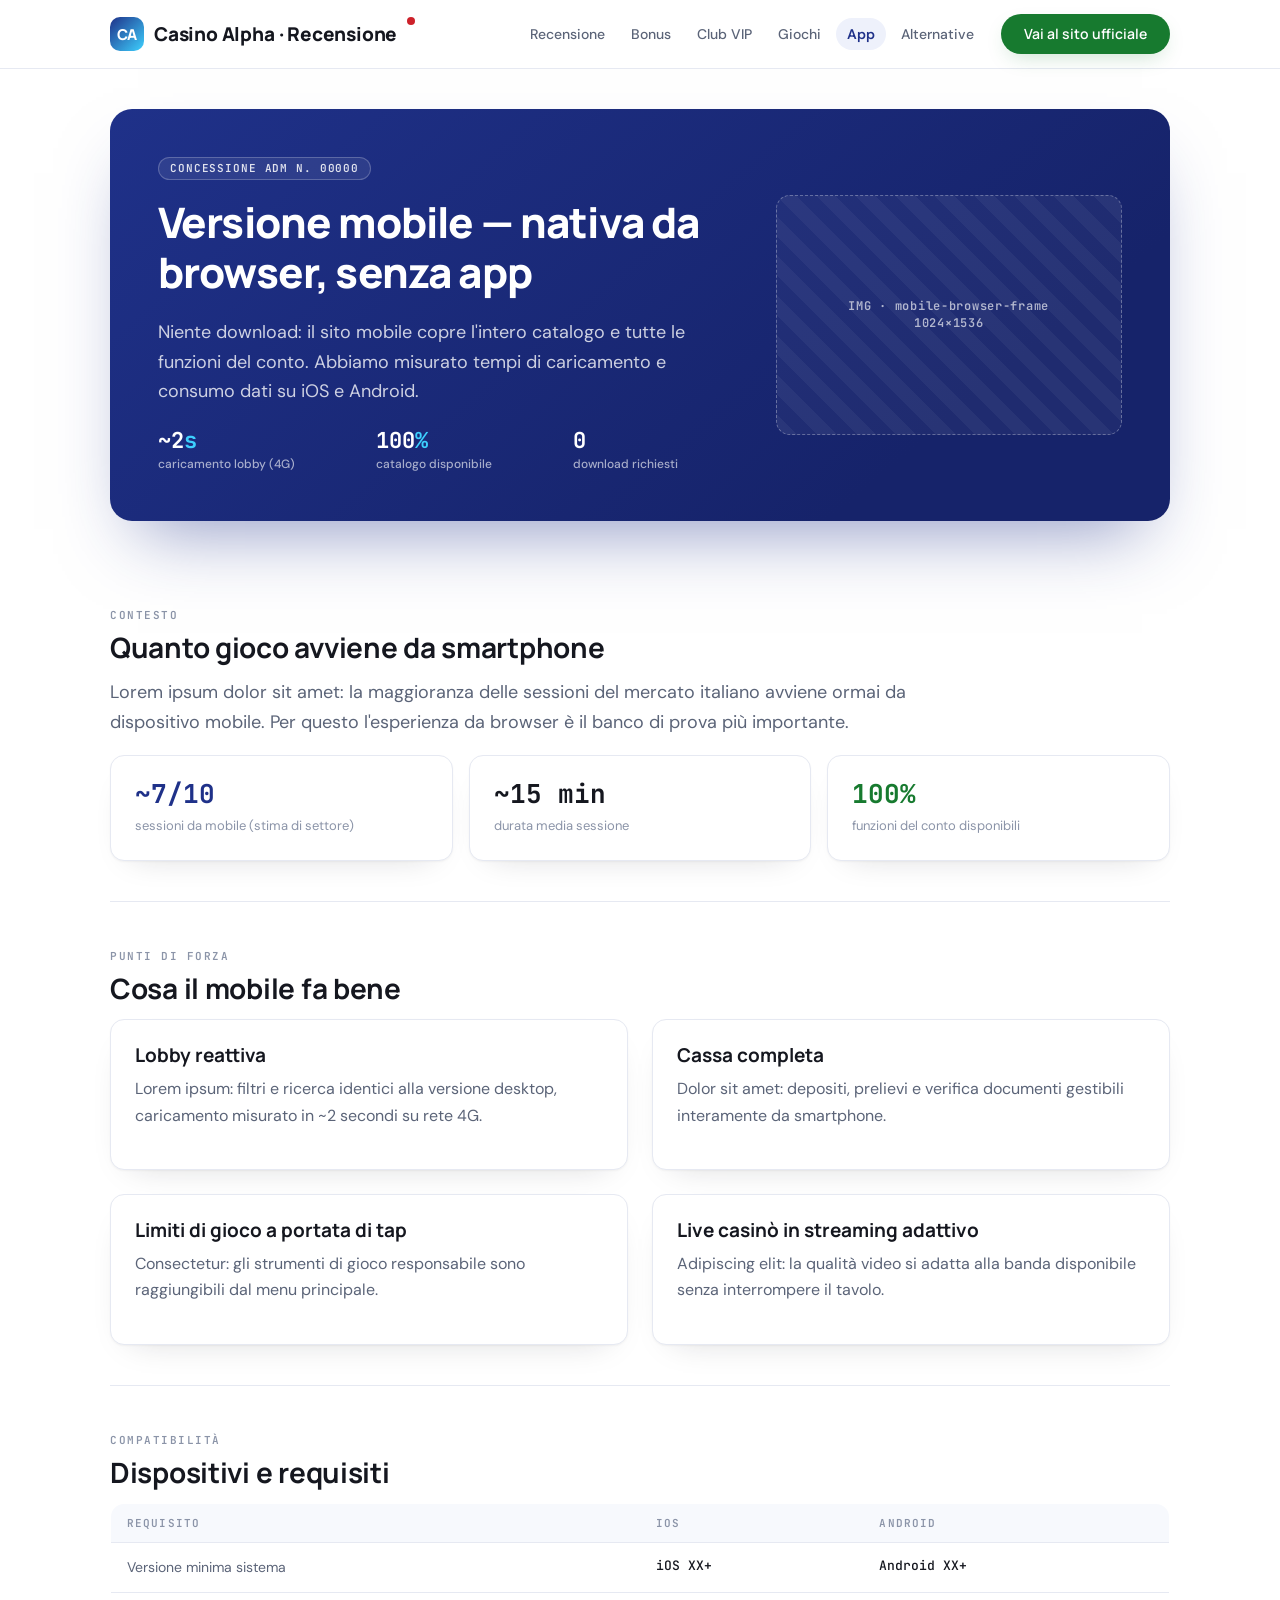
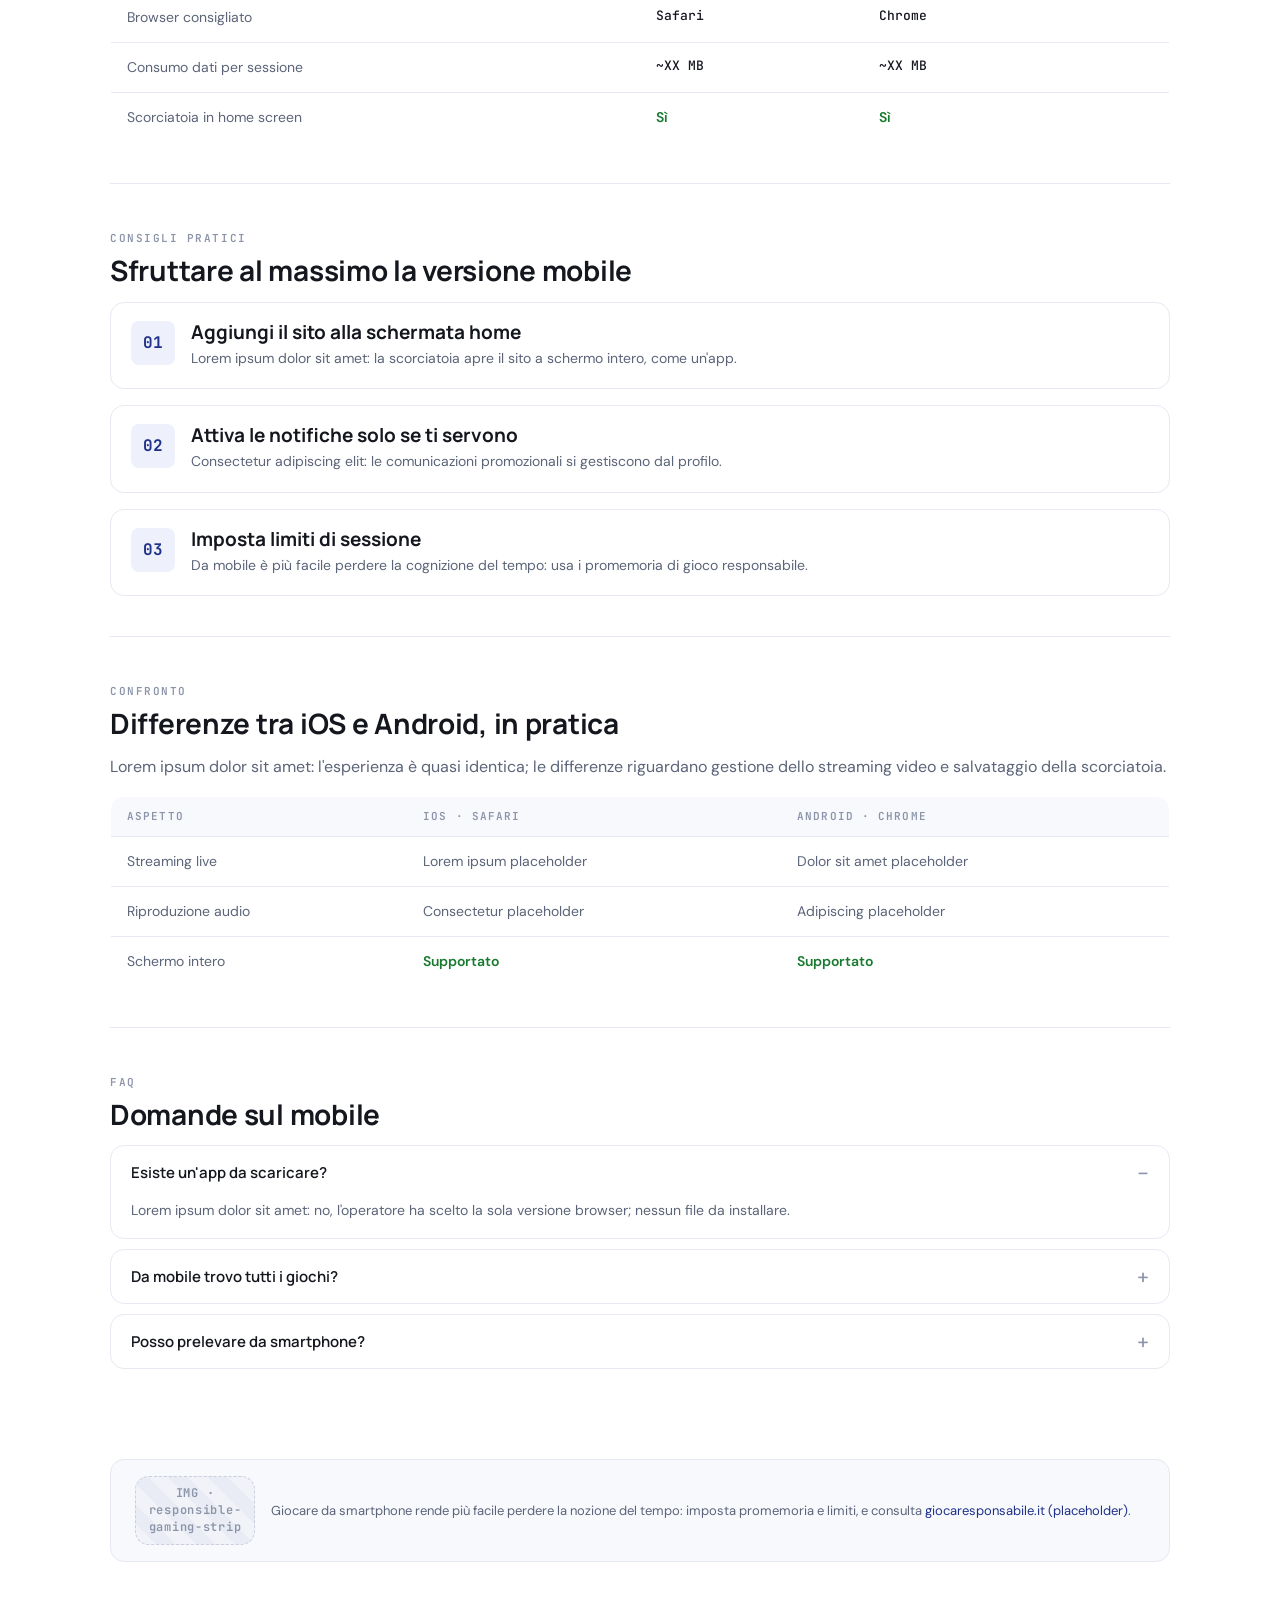
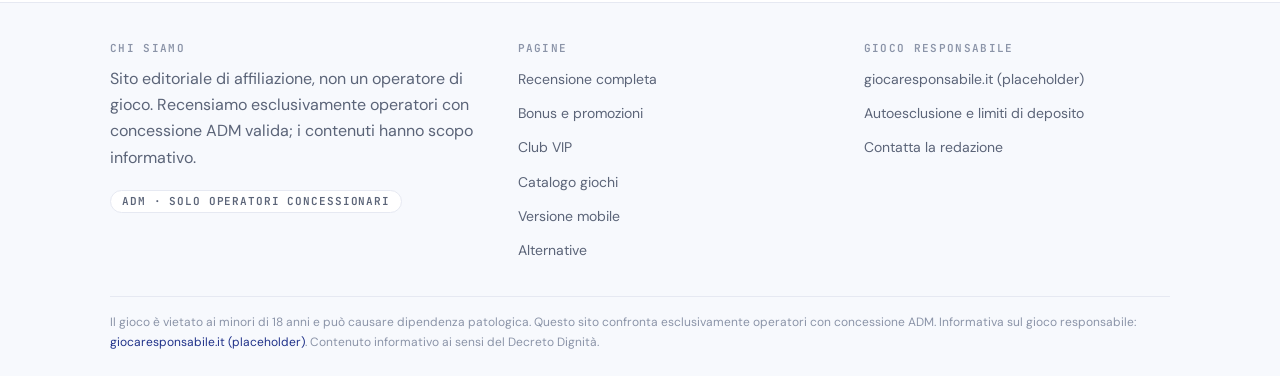
<file: app.html>
<!DOCTYPE html>
<html lang="it">

<head>
  <meta charset="utf-8">
  <meta name="viewport" content="width=device-width, initial-scale=1">
  <title>Versione mobile Casino Alpha — da browser · Wireframe</title>
  <link rel="preconnect" href="https://fonts.googleapis.com">
  <link rel="preconnect" href="https://fonts.gstatic.com" crossorigin>
  <link
    href="https://fonts.googleapis.com/css2?family=Manrope:wght@600;700;800&family=DM+Sans:wght@400;500&family=JetBrains+Mono:wght@400;500;600;700&display=swap"
    rel="stylesheet">
  <link rel="stylesheet" href="./style.css">
</head>

<body>
  <section class="page active" data-screen-label="App / Versione mobile da browser">

    <header class="site-header">
      <div class="wrap">
        <a class="logo" href="./index.html"><span class="logo-mark">CA</span>Casino Alpha · Recensione<span
            class="flag-dot"></span></a>
        <nav class="main-nav">
          <a href="./index.html">Recensione</a>
          <a href="./bonus.html">Bonus</a>
          <a href="./vip.html">Club VIP</a>
          <a href="./giochi.html">Giochi</a>
          <a href="./app.html" class="active">App</a>
          <a href="./alternativi.html">Alternative</a>
        </nav>
        <a class="btn btn-primary" href="#">Vai al sito ufficiale</a>
      </div>
    </header>

    <div class="hero">
      <div class="wrap">
        <div class="hero-panel">
          <div>
            <div class="hero-meta">
              <span class="badge-adm">Concessione ADM n. 00000</span>
            </div>
            <h1>Versione mobile — nativa da browser, senza app</h1>
            <p class="lead">Niente download: il sito mobile copre l'intero catalogo e tutte le funzioni del conto.
              Abbiamo misurato tempi di caricamento e consumo dati su iOS e Android.</p>
            <div class="hero-stats">
              <div class="hero-stat">
                <div class="value">~2<em>s</em></div>
                <div class="label">caricamento lobby (4G)</div>
              </div>
              <div class="hero-stat">
                <div class="value">100<em>%</em></div>
                <div class="label">catalogo disponibile</div>
              </div>
              <div class="hero-stat">
                <div class="value">0</div>
                <div class="label">download richiesti</div>
              </div>
            </div>
          </div>
          <div class="hero-art">
            <div class="ph">IMG · mobile-browser-frame<br>1024×1536</div>
          </div>
        </div>
      </div>
    </div>

    <main class="wrap">

      <section class="section" id="usage">
        <span class="kicker">Contesto</span>
        <h2>Quanto gioco avviene da smartphone</h2>
        <p class="lead">Lorem ipsum dolor sit amet: la maggioranza delle sessioni del mercato italiano avviene ormai
          da dispositivo mobile. Per questo l'esperienza da browser è il banco di prova più importante.</p>
        <div class="grid-3">
          <div class="card stat-card">
            <div class="value blue">~7/10</div>
            <div class="label">sessioni da mobile (stima di settore)</div>
          </div>
          <div class="card stat-card">
            <div class="value">~15 min</div>
            <div class="label">durata media sessione</div>
          </div>
          <div class="card stat-card">
            <div class="value green">100%</div>
            <div class="label">funzioni del conto disponibili</div>
          </div>
        </div>
      </section>

      <section class="section" id="strengths">
        <span class="kicker">Punti di forza</span>
        <h2>Cosa il mobile fa bene</h2>
        <div class="grid-2">
          <div class="card">
            <h3>Lobby reattiva</h3>
            <p>Lorem ipsum: filtri e ricerca identici alla versione desktop, caricamento misurato in ~2 secondi su
              rete 4G.</p>
          </div>
          <div class="card">
            <h3>Cassa completa</h3>
            <p>Dolor sit amet: depositi, prelievi e verifica documenti gestibili interamente da smartphone.</p>
          </div>
          <div class="card">
            <h3>Limiti di gioco a portata di tap</h3>
            <p>Consectetur: gli strumenti di gioco responsabile sono raggiungibili dal menu principale.</p>
          </div>
          <div class="card">
            <h3>Live casinò in streaming adattivo</h3>
            <p>Adipiscing elit: la qualità video si adatta alla banda disponibile senza interrompere il tavolo.</p>
          </div>
        </div>
      </section>

      <section class="section" id="requirements">
        <span class="kicker">Compatibilità</span>
        <h2>Dispositivi e requisiti</h2>
        <div class="table-scroll">
          <table class="data">
            <thead>
              <tr>
                <th>Requisito</th>
                <th>iOS</th>
                <th>Android</th>
              </tr>
            </thead>
            <tbody>
              <tr>
                <td>Versione minima sistema</td>
                <td class="num">iOS XX+</td>
                <td class="num">Android XX+</td>
              </tr>
              <tr>
                <td>Browser consigliato</td>
                <td class="num">Safari</td>
                <td class="num">Chrome</td>
              </tr>
              <tr>
                <td>Consumo dati per sessione</td>
                <td class="num">~XX MB</td>
                <td class="num">~XX MB</td>
              </tr>
              <tr>
                <td>Scorciatoia in home screen</td>
                <td><span class="tag-yes">Sì</span></td>
                <td><span class="tag-yes">Sì</span></td>
              </tr>
            </tbody>
          </table>
        </div>
      </section>

      <section class="section" id="tips">
        <span class="kicker">Consigli pratici</span>
        <h2>Sfruttare al massimo la versione mobile</h2>
        <ol class="steps">
          <li>
            <div>
              <h3>Aggiungi il sito alla schermata home</h3>
              <p>Lorem ipsum dolor sit amet: la scorciatoia apre il sito a schermo intero, come un'app.</p>
            </div>
          </li>
          <li>
            <div>
              <h3>Attiva le notifiche solo se ti servono</h3>
              <p>Consectetur adipiscing elit: le comunicazioni promozionali si gestiscono dal profilo.</p>
            </div>
          </li>
          <li>
            <div>
              <h3>Imposta limiti di sessione</h3>
              <p>Da mobile è più facile perdere la cognizione del tempo: usa i promemoria di gioco responsabile.</p>
            </div>
          </li>
        </ol>
      </section>

      <section class="section" id="ios-android">
        <span class="kicker">Confronto</span>
        <h2>Differenze tra iOS e Android, in pratica</h2>
        <p>Lorem ipsum dolor sit amet: l'esperienza è quasi identica; le differenze riguardano gestione dello
          streaming video e salvataggio della scorciatoia.</p>
        <div class="table-scroll">
          <table class="data">
            <thead>
              <tr>
                <th>Aspetto</th>
                <th>iOS · Safari</th>
                <th>Android · Chrome</th>
              </tr>
            </thead>
            <tbody>
              <tr>
                <td>Streaming live</td>
                <td>Lorem ipsum placeholder</td>
                <td>Dolor sit amet placeholder</td>
              </tr>
              <tr>
                <td>Riproduzione audio</td>
                <td>Consectetur placeholder</td>
                <td>Adipiscing placeholder</td>
              </tr>
              <tr>
                <td>Schermo intero</td>
                <td><span class="tag-yes">Supportato</span></td>
                <td><span class="tag-yes">Supportato</span></td>
              </tr>
            </tbody>
          </table>
        </div>
      </section>

      <section class="section" id="faq">
        <span class="kicker">FAQ</span>
        <h2>Domande sul mobile</h2>
        <details class="faq-item" open>
          <summary>Esiste un'app da scaricare?</summary>
          <p>Lorem ipsum dolor sit amet: no, l'operatore ha scelto la sola versione browser; nessun file da
            installare.</p>
        </details>
        <details class="faq-item">
          <summary>Da mobile trovo tutti i giochi?</summary>
          <p>Consectetur adipiscing elit: sì, il catalogo è lo stesso della versione desktop, filtri inclusi.</p>
        </details>
        <details class="faq-item">
          <summary>Posso prelevare da smartphone?</summary>
          <p>Sed do eiusmod tempor: sì, la cassa mobile include depositi, prelievi e caricamento documenti.</p>
        </details>
      </section>

      <div class="rg-strip">
        <div class="ph" style="width:120px;min-height:48px">IMG · responsible-gaming-strip</div>
        <p>Giocare da smartphone rende più facile perdere la nozione del tempo: imposta promemoria e limiti, e
          consulta <a href="#">giocaresponsabile.it (placeholder)</a>.</p>
      </div>
    </main>

    <footer class="site-footer">
      <div class="wrap">
        <div class="footer-grid">
          <div>
            <h4>Chi siamo</h4>
            <p>Sito editoriale di affiliazione, non un operatore di gioco. Recensiamo esclusivamente operatori con
              concessione ADM valida; i contenuti hanno scopo informativo.</p>
            <span class="badge-adm">ADM · solo operatori concessionari</span>
          </div>
          <div>
            <h4>Pagine</h4>
            <ul>
              <li><a href="./index.html">Recensione completa</a></li>
              <li><a href="./bonus.html">Bonus e promozioni</a></li>
              <li><a href="./vip.html">Club VIP</a></li>
              <li><a href="./giochi.html">Catalogo giochi</a></li>
              <li><a href="./app.html">Versione mobile</a></li>
              <li><a href="./alternativi.html">Alternative</a></li>
            </ul>
          </div>
          <div>
            <h4>Gioco responsabile</h4>
            <ul>
              <li><a href="#">giocaresponsabile.it (placeholder)</a></li>
              <li><a href="#">Autoesclusione e limiti di deposito</a></li>
              <li><a href="#">Contatta la redazione</a></li>
            </ul>
          </div>
        </div>
        <div class="footer-disclosure">
          <p>Il gioco è vietato ai minori di 18 anni e può causare dipendenza patologica. Questo sito confronta
            esclusivamente operatori con concessione ADM. Informativa sul gioco responsabile:
            <a href="#">giocaresponsabile.it (placeholder)</a>. Contenuto informativo ai sensi del Decreto Dignità.</p>
        </div>
      </div>
    </footer>

  </section>
</body>

</html>
</file>
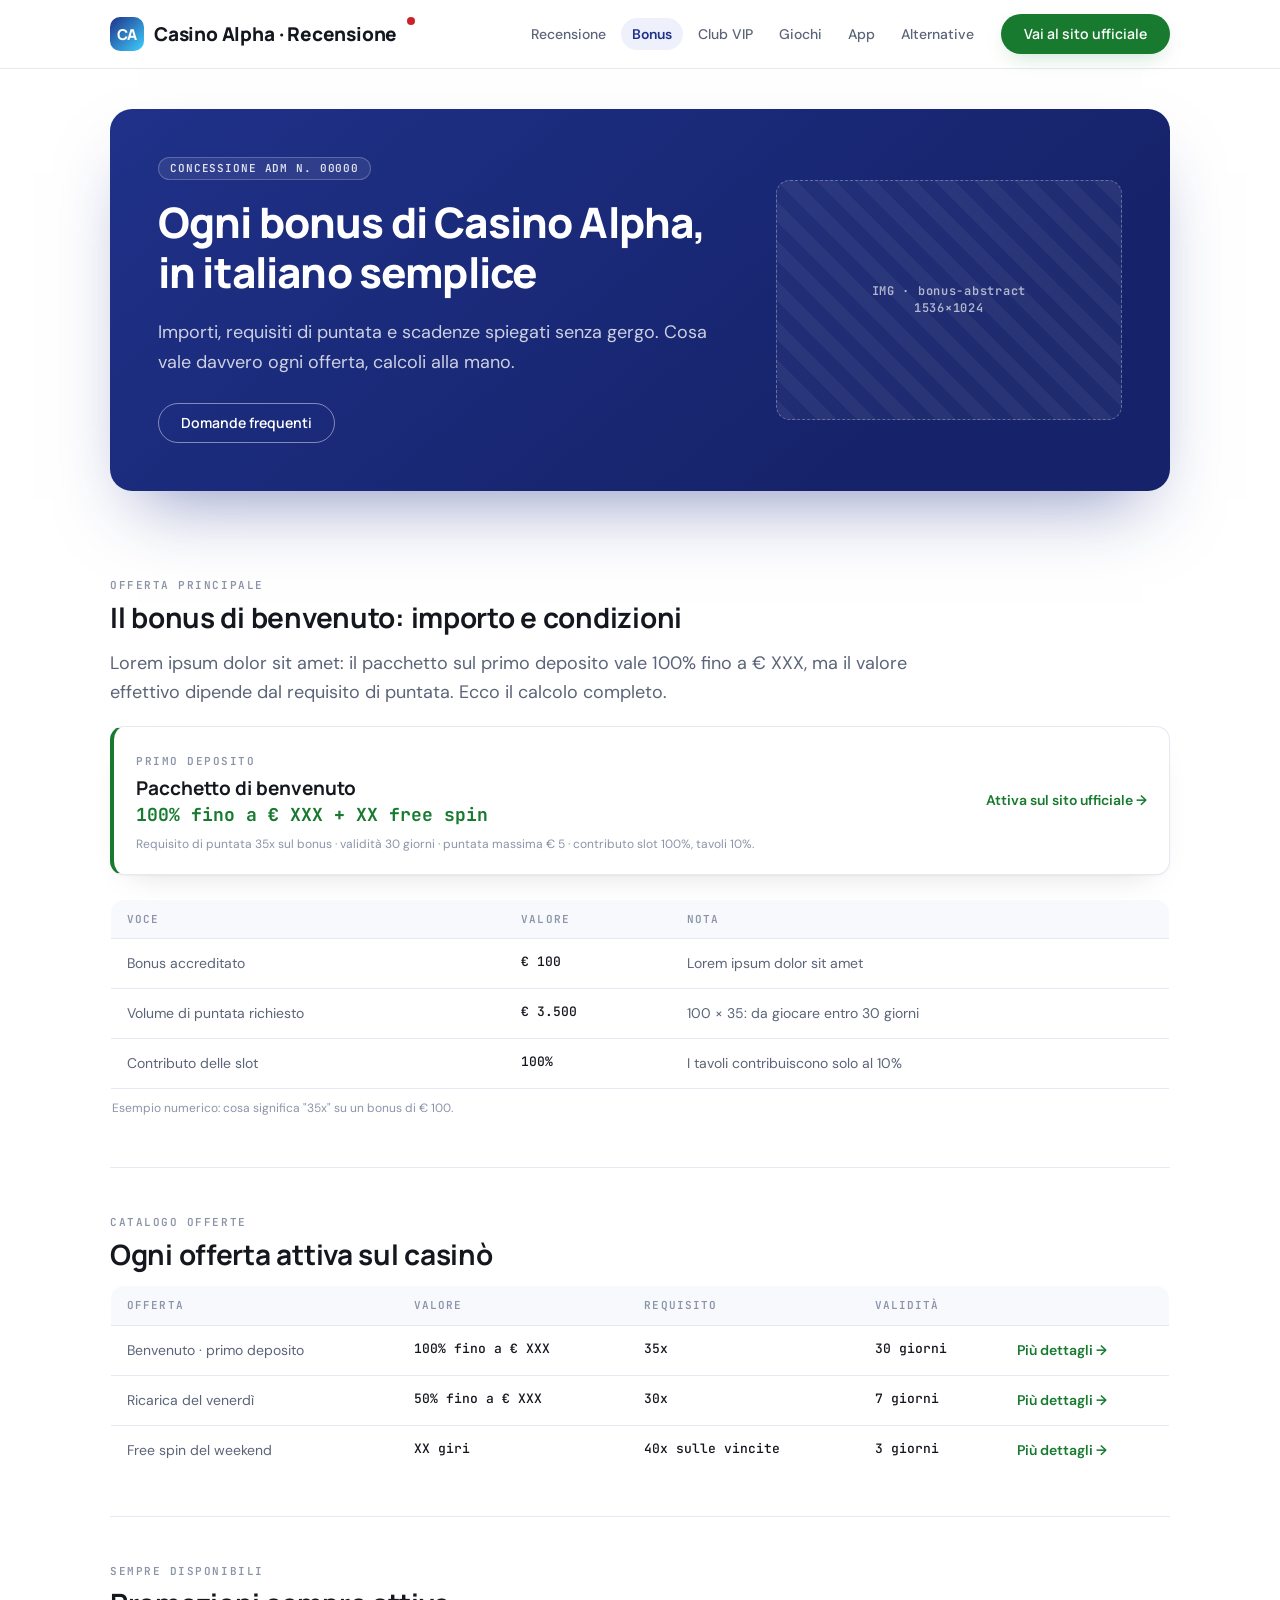
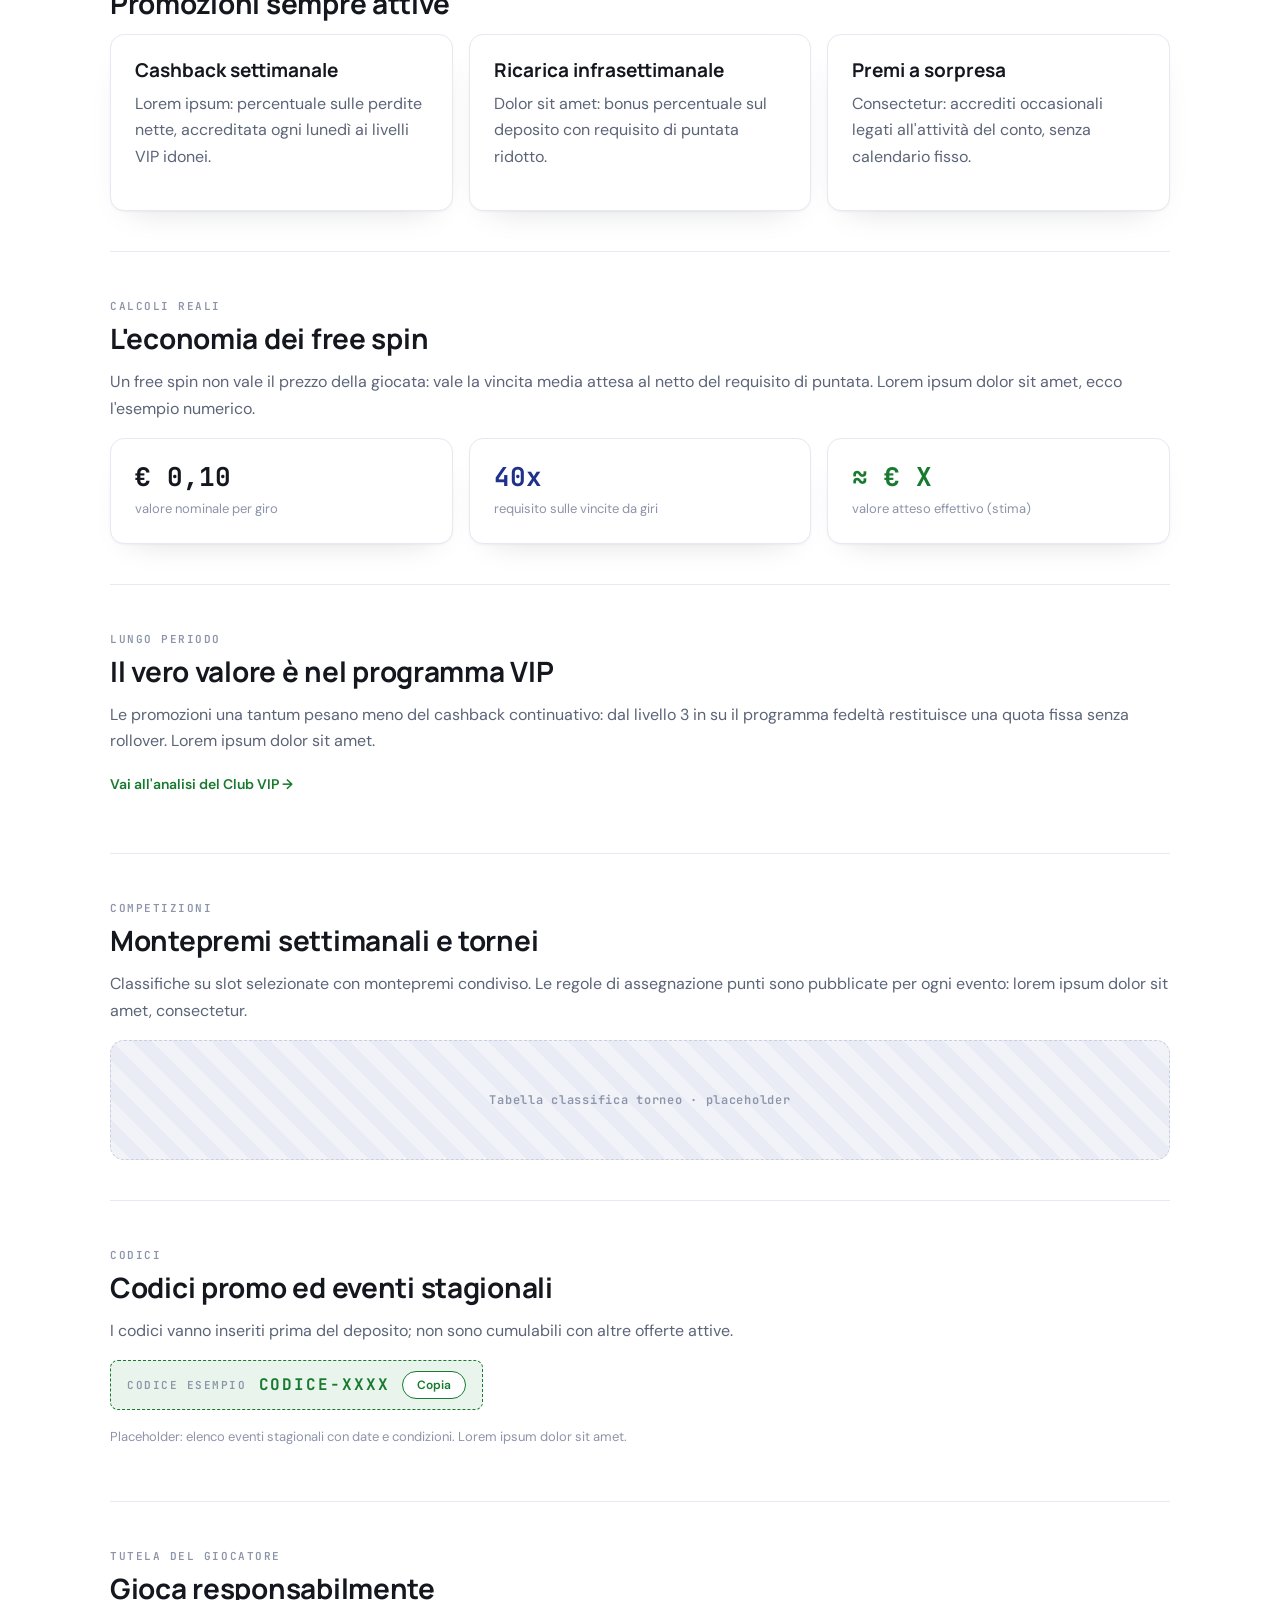
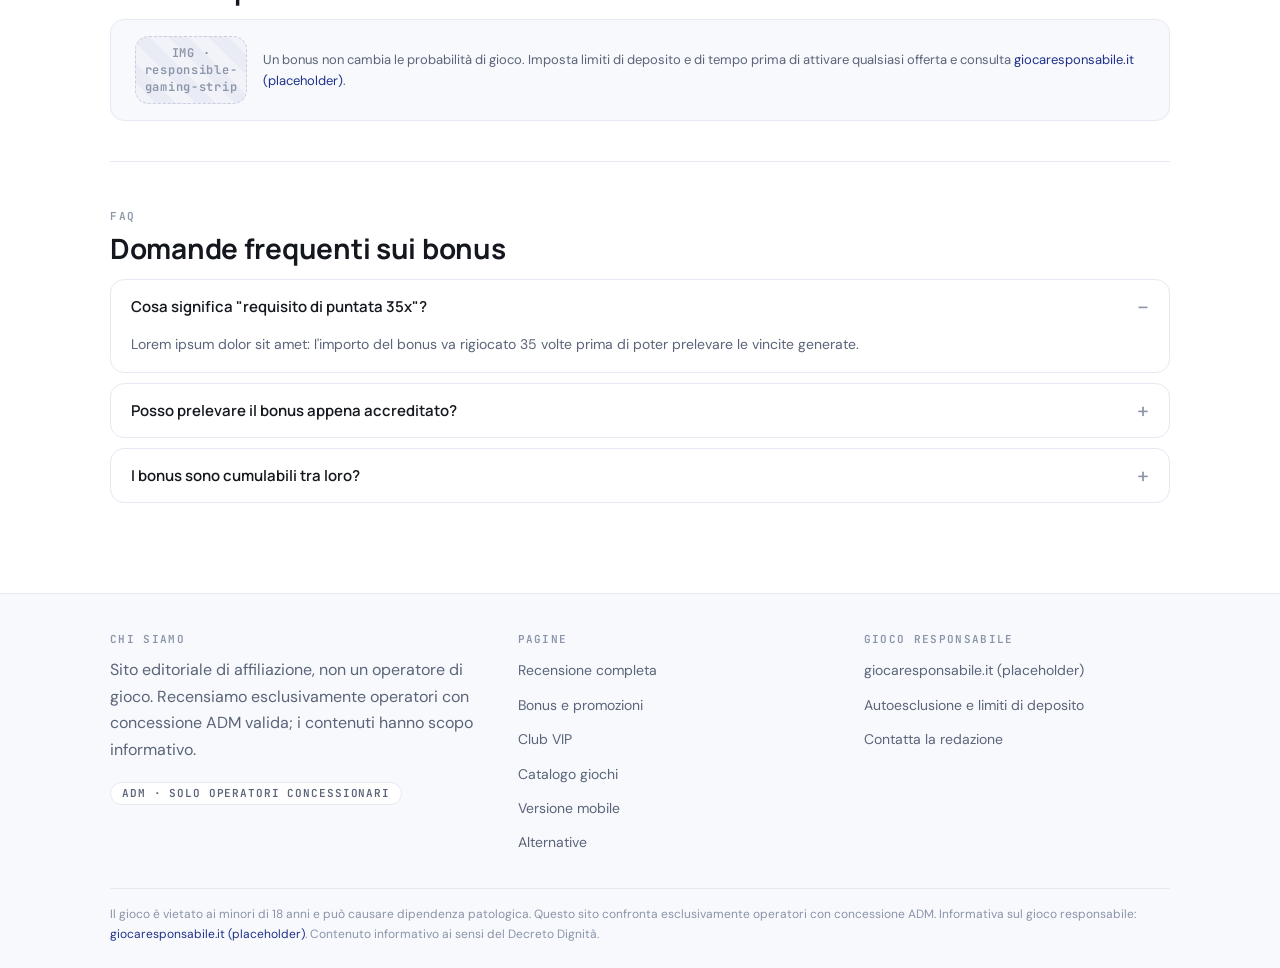
<file: bonus.html>
<!DOCTYPE html>
<html lang="it">

<head>
  <meta charset="utf-8">
  <meta name="viewport" content="width=device-width, initial-scale=1">
  <title>Bonus Casino Alpha — guida alle condizioni · Wireframe</title>
  <link rel="preconnect" href="https://fonts.googleapis.com">
  <link rel="preconnect" href="https://fonts.gstatic.com" crossorigin>
  <link
    href="https://fonts.googleapis.com/css2?family=Manrope:wght@600;700;800&family=DM+Sans:wght@400;500&family=JetBrains+Mono:wght@400;500;600;700&display=swap"
    rel="stylesheet">
  <link rel="stylesheet" href="./style.css">
</head>

<body>
  <section class="page active" data-screen-label="Bonus / Condizioni in italiano semplice">

    <header class="site-header">
      <div class="wrap">
        <a class="logo" href="./index.html"><span class="logo-mark">CA</span>Casino Alpha · Recensione<span
            class="flag-dot"></span></a>
        <nav class="main-nav">
          <a href="./index.html">Recensione</a>
          <a href="./bonus.html" class="active">Bonus</a>
          <a href="./vip.html">Club VIP</a>
          <a href="./giochi.html">Giochi</a>
          <a href="./app.html">App</a>
          <a href="./alternativi.html">Alternative</a>
        </nav>
        <a class="btn btn-primary" href="#">Vai al sito ufficiale</a>
      </div>
    </header>

    <div class="hero">
      <div class="wrap">
        <div class="hero-panel">
          <div>
            <div class="hero-meta">
              <span class="badge-adm">Concessione ADM n. 00000</span>
            </div>
            <h1>Ogni bonus di Casino Alpha, in italiano semplice</h1>
            <p class="lead">Importi, requisiti di puntata e scadenze spiegati senza gergo. Cosa vale davvero ogni
              offerta, calcoli alla mano.</p>
            <div class="hero-actions">
              <a class="btn btn-ghost" href="#faq">Domande frequenti</a>
            </div>
          </div>
          <div class="hero-art">
            <div class="ph">IMG · bonus-abstract<br>1536×1024</div>
          </div>
        </div>
      </div>
    </div>

    <main class="wrap">

      <section class="section" id="welcome">
        <span class="kicker">Offerta principale</span>
        <h2>Il bonus di benvenuto: importo e condizioni</h2>
        <p class="lead">Lorem ipsum dolor sit amet: il pacchetto sul primo deposito vale 100% fino a € XXX, ma il
          valore effettivo dipende dal requisito di puntata. Ecco il calcolo completo.</p>
        <div class="bonus-box">
          <div>
            <span class="kicker">Primo deposito</span>
            <h3>Pacchetto di benvenuto</h3>
            <div class="amount">100% fino a € XXX + XX free spin</div>
            <p class="terms">Requisito di puntata 35x sul bonus · validità 30 giorni · puntata massima € 5 ·
              contributo slot 100%, tavoli 10%.</p>
          </div>
          <a class="btn-quiet" href="#">Attiva sul sito ufficiale →</a>
        </div>
        <div class="table-scroll" style="margin-top: var(--gap)">
          <table class="data">
            <caption>Esempio numerico: cosa significa "35x" su un bonus di € 100.</caption>
            <thead>
              <tr>
                <th>Voce</th>
                <th>Valore</th>
                <th>Nota</th>
              </tr>
            </thead>
            <tbody>
              <tr>
                <td>Bonus accreditato</td>
                <td class="num">€ 100</td>
                <td>Lorem ipsum dolor sit amet</td>
              </tr>
              <tr>
                <td>Volume di puntata richiesto</td>
                <td class="num">€ 3.500</td>
                <td>100 × 35: da giocare entro 30 giorni</td>
              </tr>
              <tr>
                <td>Contributo delle slot</td>
                <td class="num">100%</td>
                <td>I tavoli contribuiscono solo al 10%</td>
              </tr>
            </tbody>
          </table>
        </div>
      </section>

      <section class="section" id="all-offers">
        <span class="kicker">Catalogo offerte</span>
        <h2>Ogni offerta attiva sul casinò</h2>
        <div class="table-scroll">
          <table class="data">
            <thead>
              <tr>
                <th>Offerta</th>
                <th>Valore</th>
                <th>Requisito</th>
                <th>Validità</th>
                <th></th>
              </tr>
            </thead>
            <tbody>
              <tr>
                <td>Benvenuto · primo deposito</td>
                <td class="num">100% fino a € XXX</td>
                <td class="num">35x</td>
                <td class="num">30 giorni</td>
                <td><a class="btn-quiet" href="#">Più dettagli →</a></td>
              </tr>
              <tr>
                <td>Ricarica del venerdì</td>
                <td class="num">50% fino a € XXX</td>
                <td class="num">30x</td>
                <td class="num">7 giorni</td>
                <td><a class="btn-quiet" href="#">Più dettagli →</a></td>
              </tr>
              <tr>
                <td>Free spin del weekend</td>
                <td class="num">XX giri</td>
                <td class="num">40x sulle vincite</td>
                <td class="num">3 giorni</td>
                <td><a class="btn-quiet" href="#">Più dettagli →</a></td>
              </tr>
            </tbody>
          </table>
        </div>
      </section>

      <section class="section" id="recurring">
        <span class="kicker">Sempre disponibili</span>
        <h2>Promozioni sempre attive</h2>
        <div class="grid-3">
          <div class="card">
            <h3>Cashback settimanale</h3>
            <p>Lorem ipsum: percentuale sulle perdite nette, accreditata ogni lunedì ai livelli VIP idonei.</p>
          </div>
          <div class="card">
            <h3>Ricarica infrasettimanale</h3>
            <p>Dolor sit amet: bonus percentuale sul deposito con requisito di puntata ridotto.</p>
          </div>
          <div class="card">
            <h3>Premi a sorpresa</h3>
            <p>Consectetur: accrediti occasionali legati all'attività del conto, senza calendario fisso.</p>
          </div>
        </div>
      </section>

      <section class="section" id="freespins">
        <span class="kicker">Calcoli reali</span>
        <h2>L'economia dei free spin</h2>
        <p>Un free spin non vale il prezzo della giocata: vale la vincita media attesa al netto del requisito di
          puntata. Lorem ipsum dolor sit amet, ecco l'esempio numerico.</p>
        <div class="grid-3">
          <div class="card stat-card">
            <div class="value">€ 0,10</div>
            <div class="label">valore nominale per giro</div>
          </div>
          <div class="card stat-card">
            <div class="value blue">40x</div>
            <div class="label">requisito sulle vincite da giri</div>
          </div>
          <div class="card stat-card">
            <div class="value green">≈ € X</div>
            <div class="label">valore atteso effettivo (stima)</div>
          </div>
        </div>
      </section>

      <section class="section" id="vip-value">
        <span class="kicker">Lungo periodo</span>
        <h2>Il vero valore è nel programma VIP</h2>
        <p>Le promozioni una tantum pesano meno del cashback continuativo: dal livello 3 in su il programma fedeltà
          restituisce una quota fissa senza rollover. Lorem ipsum dolor sit amet.</p>
        <p><a class="btn-quiet" href="./vip.html">Vai all'analisi del Club VIP →</a></p>
      </section>

      <section class="section" id="tournaments">
        <span class="kicker">Competizioni</span>
        <h2>Montepremi settimanali e tornei</h2>
        <p>Classifiche su slot selezionate con montepremi condiviso. Le regole di assegnazione punti sono pubblicate
          per ogni evento: lorem ipsum dolor sit amet, consectetur.</p>
        <div class="ph" style="min-height:120px">Tabella classifica torneo · placeholder</div>
      </section>

      <section class="section" id="promo-codes">
        <span class="kicker">Codici</span>
        <h2>Codici promo ed eventi stagionali</h2>
        <p>I codici vanno inseriti prima del deposito; non sono cumulabili con altre offerte attive.</p>
        <div class="promo-code">
          <span class="kicker" style="margin:0">Codice esempio</span>
          <code>CODICE-XXXX</code>
          <button type="button">Copia</button>
        </div>
        <p class="muted" style="margin-top: var(--gap-sm); font-size:13px">Placeholder: elenco eventi stagionali con
          date e condizioni. Lorem ipsum dolor sit amet.</p>
      </section>

      <section class="section" id="rg">
        <span class="kicker">Tutela del giocatore</span>
        <h2>Gioca responsabilmente</h2>
        <div class="rg-strip" style="margin: 0">
          <div class="ph" style="width:120px;min-height:48px">IMG · responsible-gaming-strip</div>
          <p>Un bonus non cambia le probabilità di gioco. Imposta limiti di deposito e di tempo prima di attivare
            qualsiasi offerta e consulta <a href="#">giocaresponsabile.it (placeholder)</a>.</p>
        </div>
      </section>

      <section class="section" id="faq">
        <span class="kicker">FAQ</span>
        <h2>Domande frequenti sui bonus</h2>
        <details class="faq-item" open>
          <summary>Cosa significa "requisito di puntata 35x"?</summary>
          <p>Lorem ipsum dolor sit amet: l'importo del bonus va rigiocato 35 volte prima di poter prelevare le
            vincite generate.</p>
        </details>
        <details class="faq-item">
          <summary>Posso prelevare il bonus appena accreditato?</summary>
          <p>Consectetur adipiscing elit: no, prima va completato il requisito di puntata entro la scadenza indicata.</p>
        </details>
        <details class="faq-item">
          <summary>I bonus sono cumulabili tra loro?</summary>
          <p>Sed do eiusmod tempor: di norma no; ogni offerta riporta le esclusioni nelle condizioni complete.</p>
        </details>
      </section>
    </main>

    <footer class="site-footer">
      <div class="wrap">
        <div class="footer-grid">
          <div>
            <h4>Chi siamo</h4>
            <p>Sito editoriale di affiliazione, non un operatore di gioco. Recensiamo esclusivamente operatori con
              concessione ADM valida; i contenuti hanno scopo informativo.</p>
            <span class="badge-adm">ADM · solo operatori concessionari</span>
          </div>
          <div>
            <h4>Pagine</h4>
            <ul>
              <li><a href="./index.html">Recensione completa</a></li>
              <li><a href="./bonus.html">Bonus e promozioni</a></li>
              <li><a href="./vip.html">Club VIP</a></li>
              <li><a href="./giochi.html">Catalogo giochi</a></li>
              <li><a href="./app.html">Versione mobile</a></li>
              <li><a href="./alternativi.html">Alternative</a></li>
            </ul>
          </div>
          <div>
            <h4>Gioco responsabile</h4>
            <ul>
              <li><a href="#">giocaresponsabile.it (placeholder)</a></li>
              <li><a href="#">Autoesclusione e limiti di deposito</a></li>
              <li><a href="#">Contatta la redazione</a></li>
            </ul>
          </div>
        </div>
        <div class="footer-disclosure">
          <p>Il gioco è vietato ai minori di 18 anni e può causare dipendenza patologica. Questo sito confronta
            esclusivamente operatori con concessione ADM. Informativa sul gioco responsabile:
            <a href="#">giocaresponsabile.it (placeholder)</a>. Contenuto informativo ai sensi del Decreto Dignità.</p>
        </div>
      </div>
    </footer>

  </section>
</body>

</html>
</file>
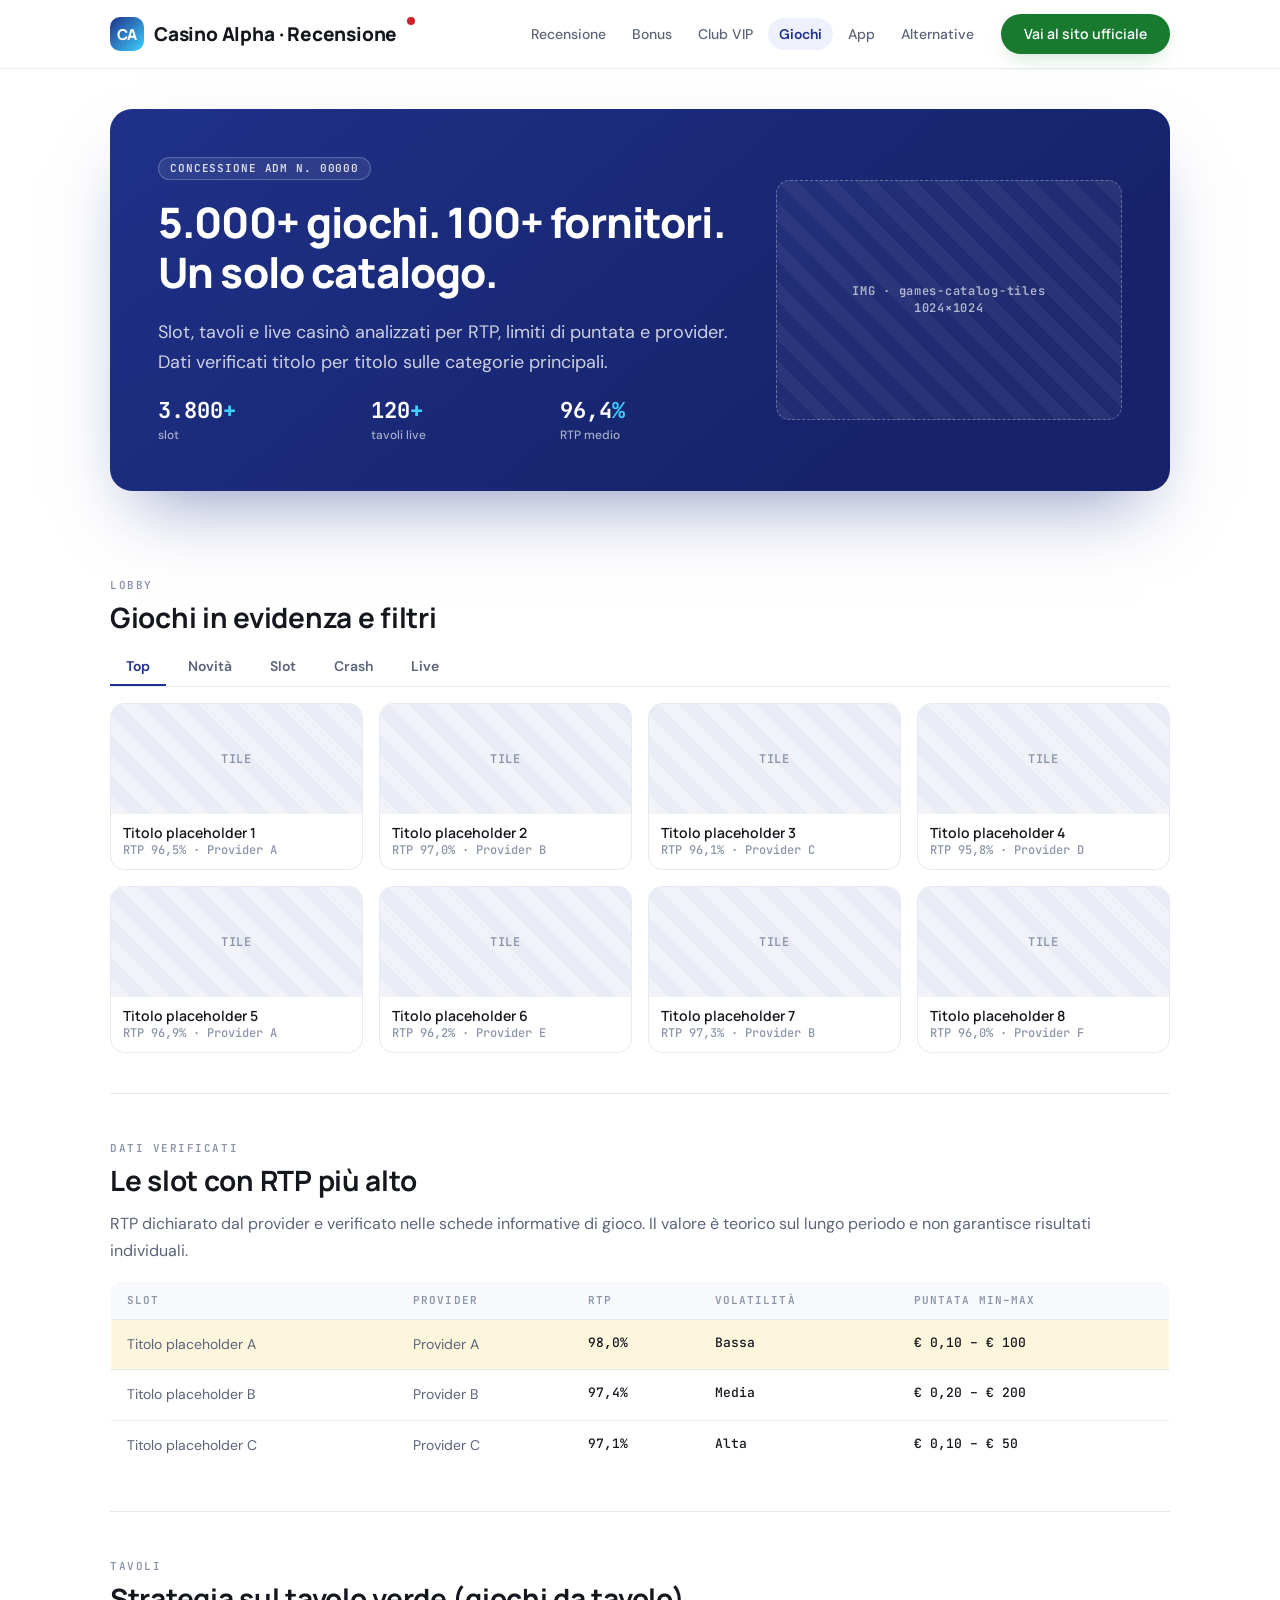
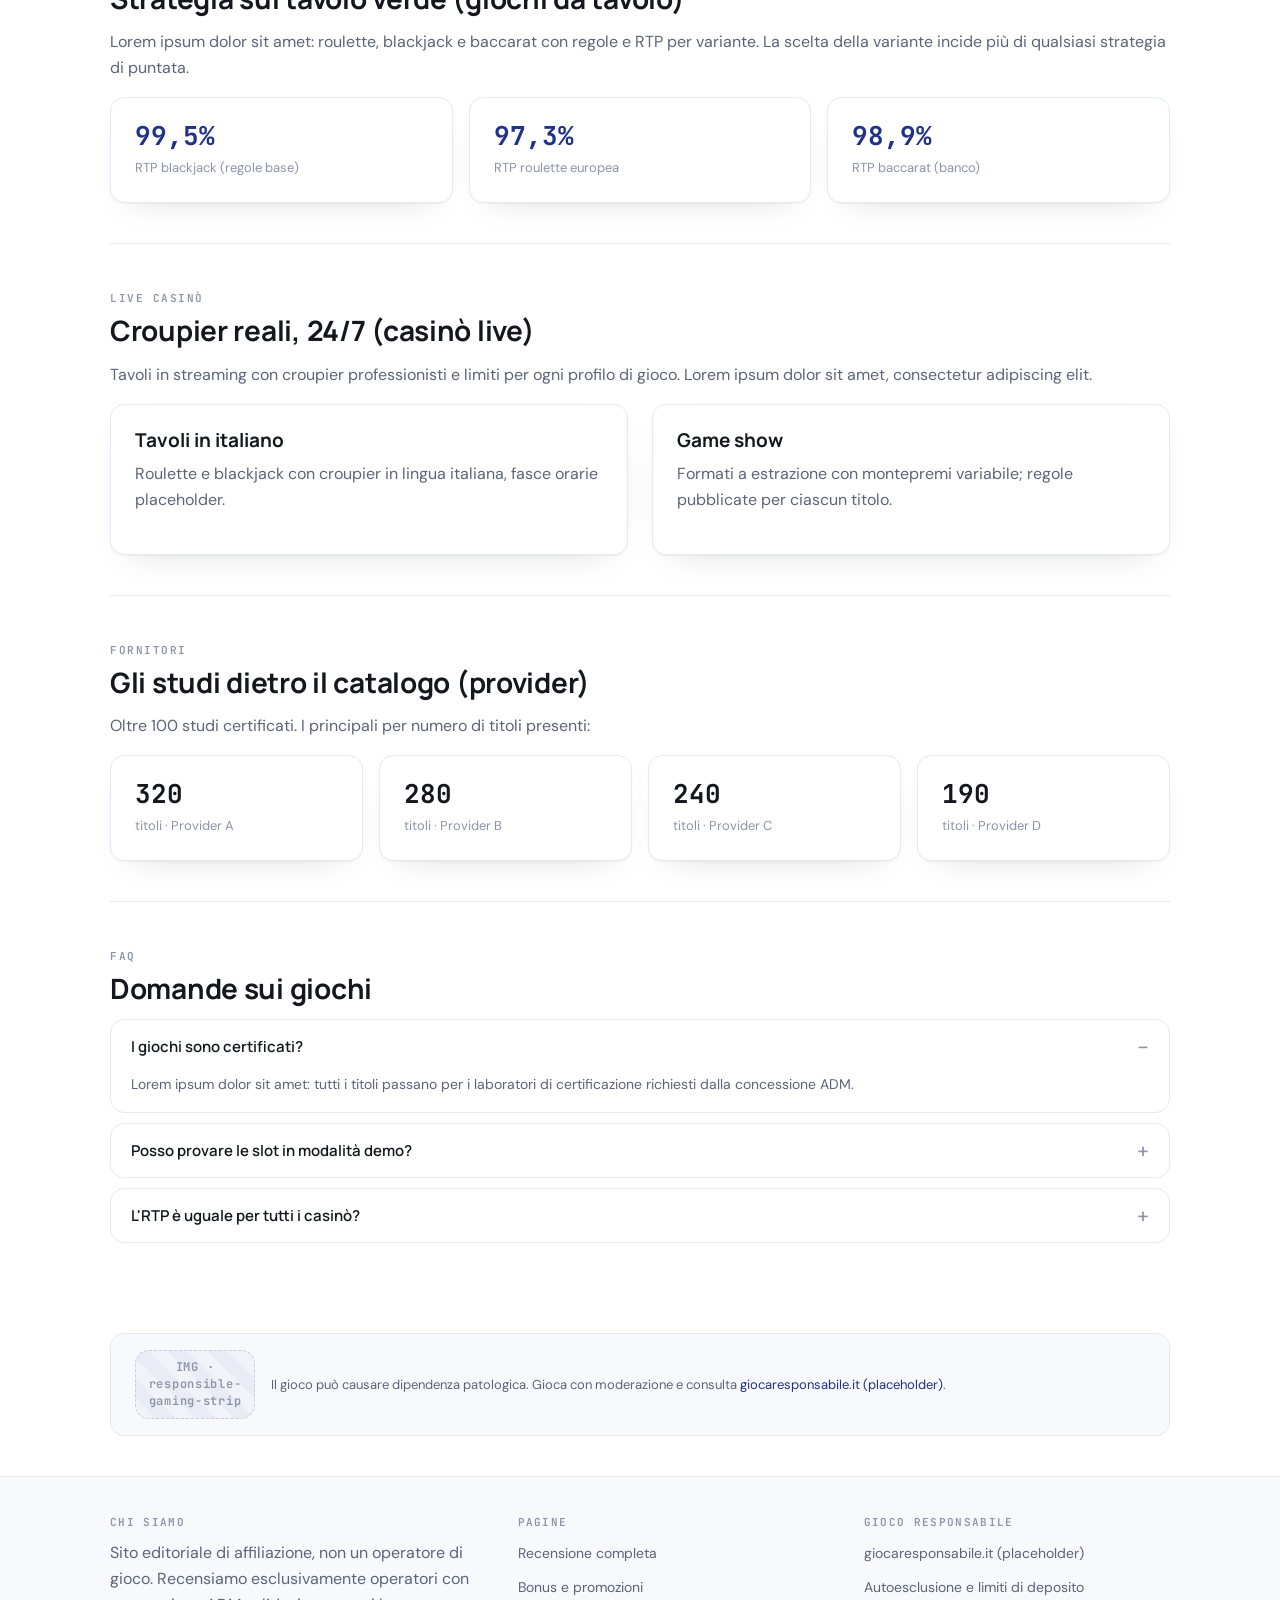
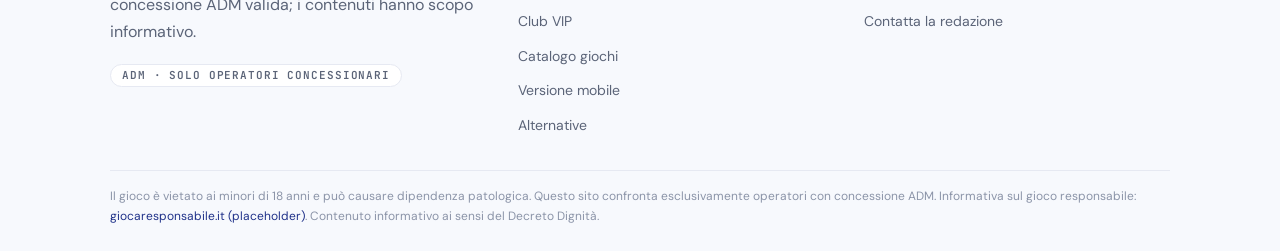
<file: giochi.html>
<!DOCTYPE html>
<html lang="it">

<head>
  <meta charset="utf-8">
  <meta name="viewport" content="width=device-width, initial-scale=1">
  <title>Catalogo giochi Casino Alpha · Wireframe</title>
  <link rel="preconnect" href="https://fonts.googleapis.com">
  <link rel="preconnect" href="https://fonts.gstatic.com" crossorigin>
  <link
    href="https://fonts.googleapis.com/css2?family=Manrope:wght@600;700;800&family=DM+Sans:wght@400;500&family=JetBrains+Mono:wght@400;500;600;700&display=swap"
    rel="stylesheet">
  <link rel="stylesheet" href="./style.css">
</head>

<body>
  <section class="page active" data-screen-label="Giochi / Catalogo per categoria">

    <header class="site-header">
      <div class="wrap">
        <a class="logo" href="./index.html"><span class="logo-mark">CA</span>Casino Alpha · Recensione<span
            class="flag-dot"></span></a>
        <nav class="main-nav">
          <a href="./index.html">Recensione</a>
          <a href="./bonus.html">Bonus</a>
          <a href="./vip.html">Club VIP</a>
          <a href="./giochi.html" class="active">Giochi</a>
          <a href="./app.html">App</a>
          <a href="./alternativi.html">Alternative</a>
        </nav>
        <a class="btn btn-primary" href="#">Vai al sito ufficiale</a>
      </div>
    </header>

    <div class="hero">
      <div class="wrap">
        <div class="hero-panel">
          <div>
            <div class="hero-meta">
              <span class="badge-adm">Concessione ADM n. 00000</span>
            </div>
            <h1>5.000+ giochi. 100+ fornitori. Un solo catalogo.</h1>
            <p class="lead">Slot, tavoli e live casinò analizzati per RTP, limiti di puntata e provider. Dati
              verificati titolo per titolo sulle categorie principali.</p>
            <div class="hero-stats">
              <div class="hero-stat">
                <div class="value">3.800<em>+</em></div>
                <div class="label">slot</div>
              </div>
              <div class="hero-stat">
                <div class="value">120<em>+</em></div>
                <div class="label">tavoli live</div>
              </div>
              <div class="hero-stat">
                <div class="value">96,4<em>%</em></div>
                <div class="label">RTP medio</div>
              </div>
            </div>
          </div>
          <div class="hero-art">
            <div class="ph">IMG · games-catalog-tiles<br>1024×1024</div>
          </div>
        </div>
      </div>
    </div>

    <main class="wrap">

      <section class="section" id="featured">
        <span class="kicker">Lobby</span>
        <h2>Giochi in evidenza e filtri</h2>
        <div class="tabs" role="tablist">
          <button class="tab active" type="button">Top</button>
          <button class="tab" type="button">Novità</button>
          <button class="tab" type="button">Slot</button>
          <button class="tab" type="button">Crash</button>
          <button class="tab" type="button">Live</button>
        </div>
        <div class="game-grid">
          <div class="game-card">
            <div class="ph">TILE</div>
            <div class="game-meta">
              <div class="game-name">Titolo placeholder 1</div>
              <div class="game-rtp">RTP 96,5% · Provider A</div>
            </div>
          </div>
          <div class="game-card">
            <div class="ph">TILE</div>
            <div class="game-meta">
              <div class="game-name">Titolo placeholder 2</div>
              <div class="game-rtp">RTP 97,0% · Provider B</div>
            </div>
          </div>
          <div class="game-card">
            <div class="ph">TILE</div>
            <div class="game-meta">
              <div class="game-name">Titolo placeholder 3</div>
              <div class="game-rtp">RTP 96,1% · Provider C</div>
            </div>
          </div>
          <div class="game-card">
            <div class="ph">TILE</div>
            <div class="game-meta">
              <div class="game-name">Titolo placeholder 4</div>
              <div class="game-rtp">RTP 95,8% · Provider D</div>
            </div>
          </div>
          <div class="game-card">
            <div class="ph">TILE</div>
            <div class="game-meta">
              <div class="game-name">Titolo placeholder 5</div>
              <div class="game-rtp">RTP 96,9% · Provider A</div>
            </div>
          </div>
          <div class="game-card">
            <div class="ph">TILE</div>
            <div class="game-meta">
              <div class="game-name">Titolo placeholder 6</div>
              <div class="game-rtp">RTP 96,2% · Provider E</div>
            </div>
          </div>
          <div class="game-card">
            <div class="ph">TILE</div>
            <div class="game-meta">
              <div class="game-name">Titolo placeholder 7</div>
              <div class="game-rtp">RTP 97,3% · Provider B</div>
            </div>
          </div>
          <div class="game-card">
            <div class="ph">TILE</div>
            <div class="game-meta">
              <div class="game-name">Titolo placeholder 8</div>
              <div class="game-rtp">RTP 96,0% · Provider F</div>
            </div>
          </div>
        </div>
      </section>

      <section class="section" id="rtp">
        <span class="kicker">Dati verificati</span>
        <h2>Le slot con RTP più alto</h2>
        <p>RTP dichiarato dal provider e verificato nelle schede informative di gioco. Il valore è teorico sul lungo
          periodo e non garantisce risultati individuali.</p>
        <div class="table-scroll">
          <table class="data">
            <thead>
              <tr>
                <th>Slot</th>
                <th>Provider</th>
                <th>RTP</th>
                <th>Volatilità</th>
                <th>Puntata min–max</th>
              </tr>
            </thead>
            <tbody>
              <tr class="highlight">
                <td>Titolo placeholder A</td>
                <td>Provider A</td>
                <td class="num">98,0%</td>
                <td class="num">Bassa</td>
                <td class="num">€ 0,10 – € 100</td>
              </tr>
              <tr>
                <td>Titolo placeholder B</td>
                <td>Provider B</td>
                <td class="num">97,4%</td>
                <td class="num">Media</td>
                <td class="num">€ 0,20 – € 200</td>
              </tr>
              <tr>
                <td>Titolo placeholder C</td>
                <td>Provider C</td>
                <td class="num">97,1%</td>
                <td class="num">Alta</td>
                <td class="num">€ 0,10 – € 50</td>
              </tr>
            </tbody>
          </table>
        </div>
      </section>

      <section class="section" id="table-games">
        <span class="kicker">Tavoli</span>
        <h2>Strategia sul tavolo verde (giochi da tavolo)</h2>
        <p>Lorem ipsum dolor sit amet: roulette, blackjack e baccarat con regole e RTP per variante. La scelta della
          variante incide più di qualsiasi strategia di puntata.</p>
        <div class="grid-3">
          <div class="card stat-card">
            <div class="value blue">99,5%</div>
            <div class="label">RTP blackjack (regole base)</div>
          </div>
          <div class="card stat-card">
            <div class="value blue">97,3%</div>
            <div class="label">RTP roulette europea</div>
          </div>
          <div class="card stat-card">
            <div class="value blue">98,9%</div>
            <div class="label">RTP baccarat (banco)</div>
          </div>
        </div>
      </section>

      <section class="section" id="live">
        <span class="kicker">Live casinò</span>
        <h2>Croupier reali, 24/7 (casinò live)</h2>
        <p>Tavoli in streaming con croupier professionisti e limiti per ogni profilo di gioco. Lorem ipsum dolor sit
          amet, consectetur adipiscing elit.</p>
        <div class="grid-2">
          <div class="card">
            <h3>Tavoli in italiano</h3>
            <p>Roulette e blackjack con croupier in lingua italiana, fasce orarie placeholder.</p>
          </div>
          <div class="card">
            <h3>Game show</h3>
            <p>Formati a estrazione con montepremi variabile; regole pubblicate per ciascun titolo.</p>
          </div>
        </div>
      </section>

      <section class="section" id="providers">
        <span class="kicker">Fornitori</span>
        <h2>Gli studi dietro il catalogo (provider)</h2>
        <p>Oltre 100 studi certificati. I principali per numero di titoli presenti:</p>
        <div class="grid-4">
          <div class="card stat-card">
            <div class="value">320</div>
            <div class="label">titoli · Provider A</div>
          </div>
          <div class="card stat-card">
            <div class="value">280</div>
            <div class="label">titoli · Provider B</div>
          </div>
          <div class="card stat-card">
            <div class="value">240</div>
            <div class="label">titoli · Provider C</div>
          </div>
          <div class="card stat-card">
            <div class="value">190</div>
            <div class="label">titoli · Provider D</div>
          </div>
        </div>
      </section>

      <section class="section" id="faq">
        <span class="kicker">FAQ</span>
        <h2>Domande sui giochi</h2>
        <details class="faq-item" open>
          <summary>I giochi sono certificati?</summary>
          <p>Lorem ipsum dolor sit amet: tutti i titoli passano per i laboratori di certificazione richiesti dalla
            concessione ADM.</p>
        </details>
        <details class="faq-item">
          <summary>Posso provare le slot in modalità demo?</summary>
          <p>Consectetur adipiscing elit: sì, la maggior parte dei titoli offre la modalità di prova senza denaro
            reale, dopo l'accesso al conto.</p>
        </details>
        <details class="faq-item">
          <summary>L'RTP è uguale per tutti i casinò?</summary>
          <p>Sed do eiusmod tempor: alcuni provider distribuiscono varianti con RTP diversi; riportiamo il valore
            verificato su questo operatore.</p>
        </details>
      </section>

      <div class="rg-strip">
        <div class="ph" style="width:120px;min-height:48px">IMG · responsible-gaming-strip</div>
        <p>Il gioco può causare dipendenza patologica. Gioca con moderazione e consulta
          <a href="#">giocaresponsabile.it (placeholder)</a>.</p>
      </div>
    </main>

    <footer class="site-footer">
      <div class="wrap">
        <div class="footer-grid">
          <div>
            <h4>Chi siamo</h4>
            <p>Sito editoriale di affiliazione, non un operatore di gioco. Recensiamo esclusivamente operatori con
              concessione ADM valida; i contenuti hanno scopo informativo.</p>
            <span class="badge-adm">ADM · solo operatori concessionari</span>
          </div>
          <div>
            <h4>Pagine</h4>
            <ul>
              <li><a href="./index.html">Recensione completa</a></li>
              <li><a href="./bonus.html">Bonus e promozioni</a></li>
              <li><a href="./vip.html">Club VIP</a></li>
              <li><a href="./giochi.html">Catalogo giochi</a></li>
              <li><a href="./app.html">Versione mobile</a></li>
              <li><a href="./alternativi.html">Alternative</a></li>
            </ul>
          </div>
          <div>
            <h4>Gioco responsabile</h4>
            <ul>
              <li><a href="#">giocaresponsabile.it (placeholder)</a></li>
              <li><a href="#">Autoesclusione e limiti di deposito</a></li>
              <li><a href="#">Contatta la redazione</a></li>
            </ul>
          </div>
        </div>
        <div class="footer-disclosure">
          <p>Il gioco è vietato ai minori di 18 anni e può causare dipendenza patologica. Questo sito confronta
            esclusivamente operatori con concessione ADM. Informativa sul gioco responsabile:
            <a href="#">giocaresponsabile.it (placeholder)</a>. Contenuto informativo ai sensi del Decreto Dignità.</p>
        </div>
      </div>
    </footer>

  </section>
</body>

</html>
</file>
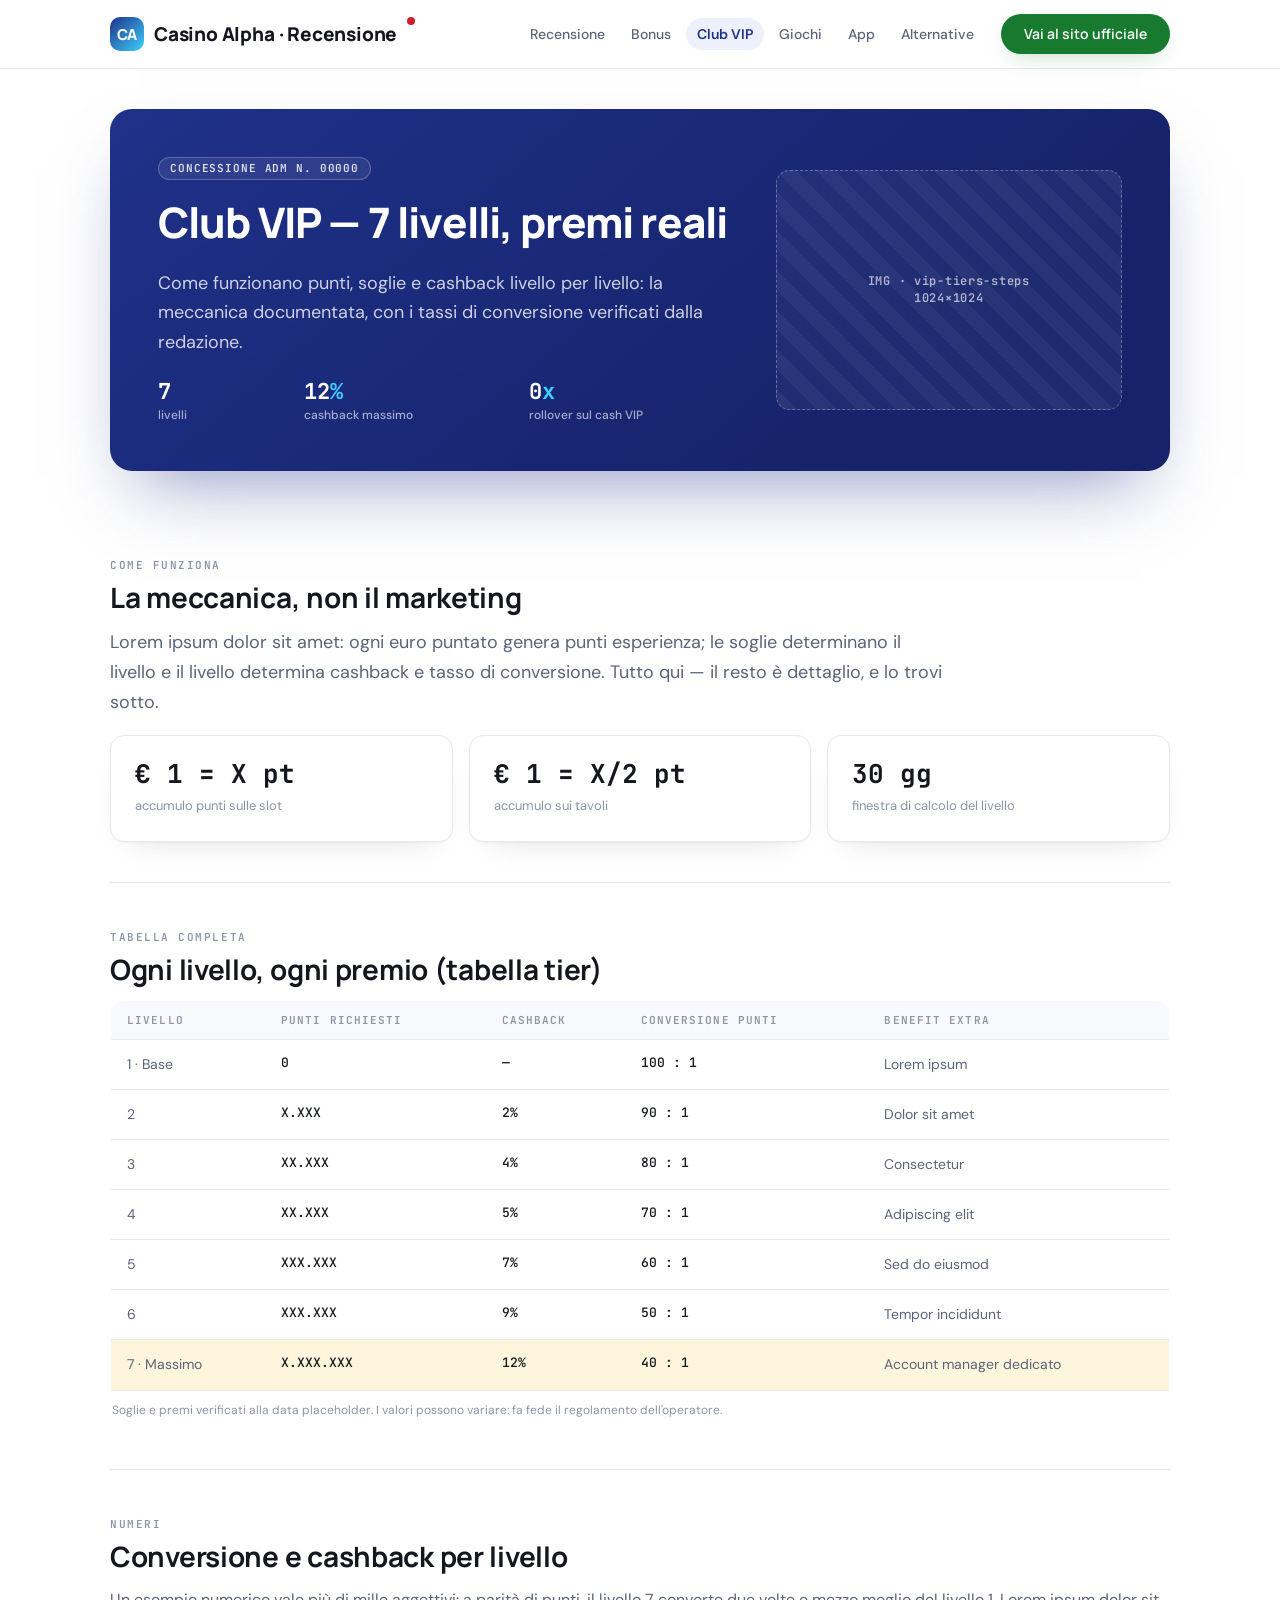
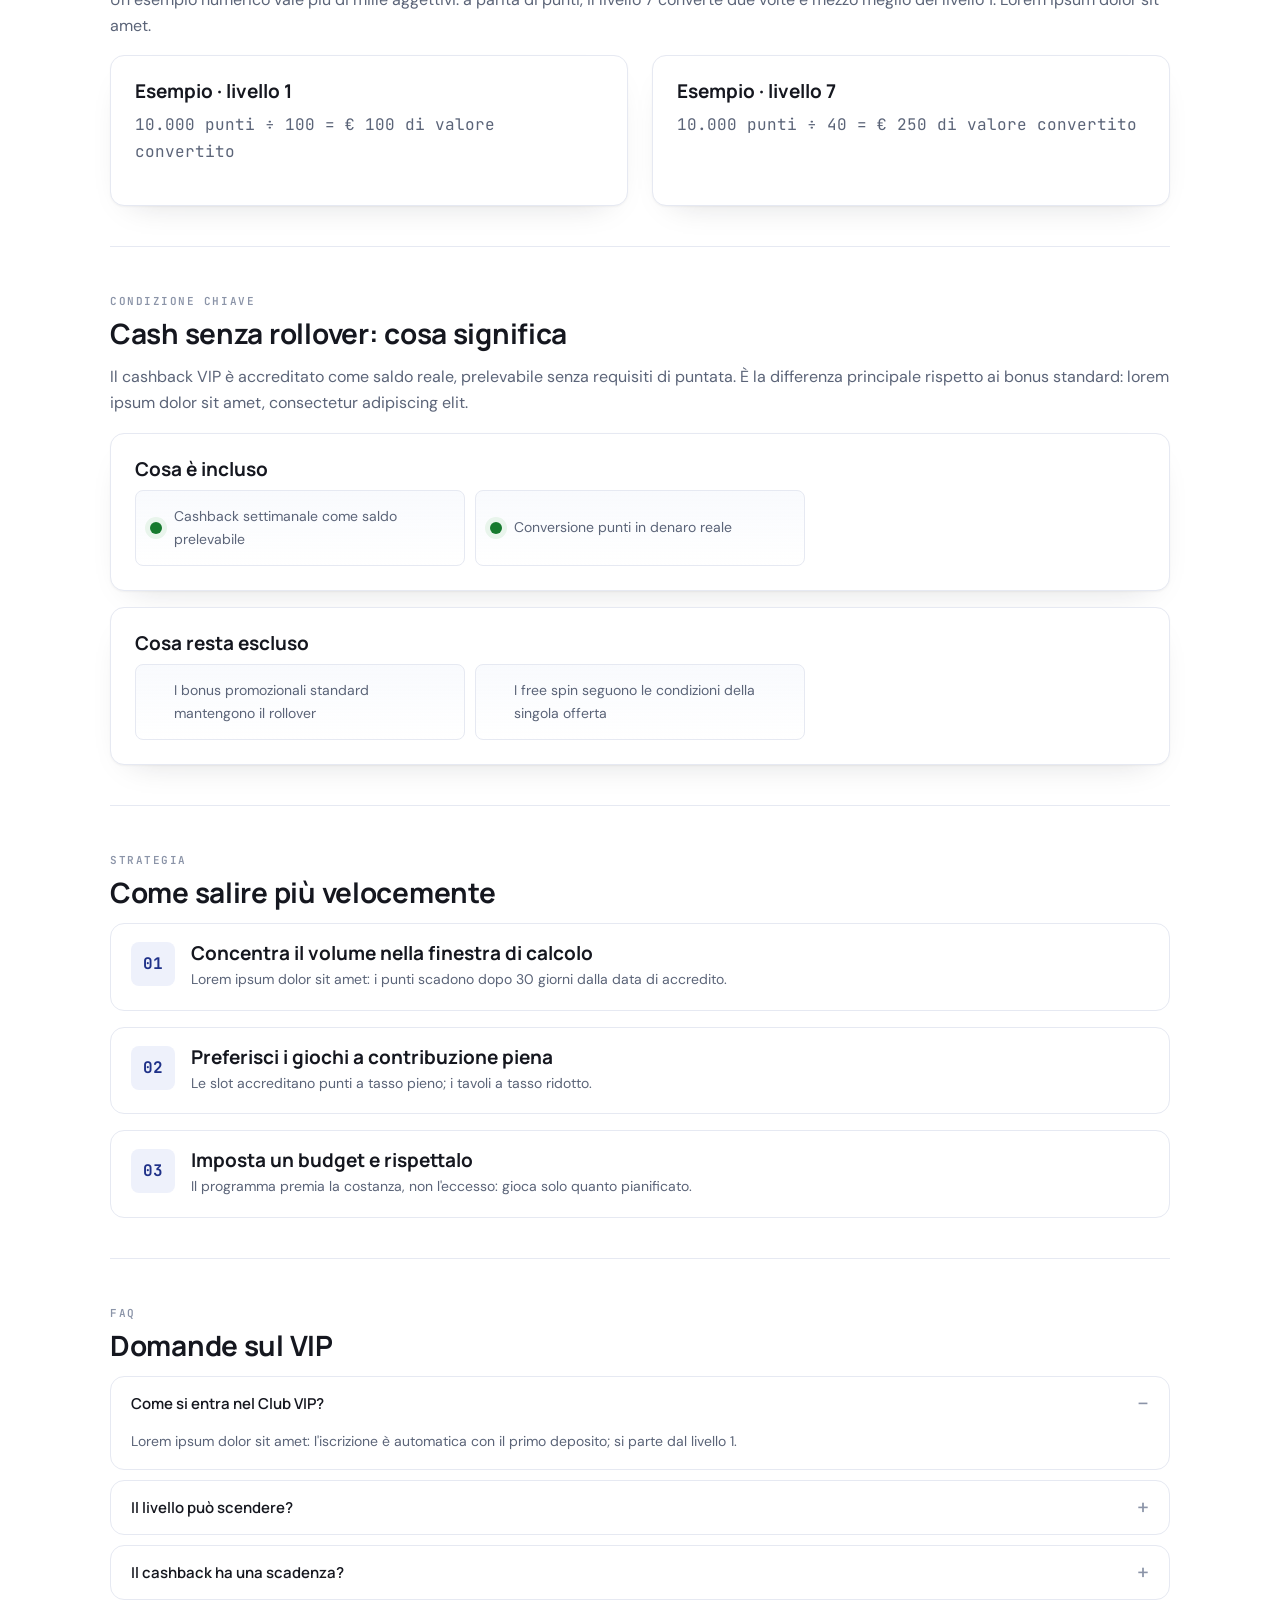
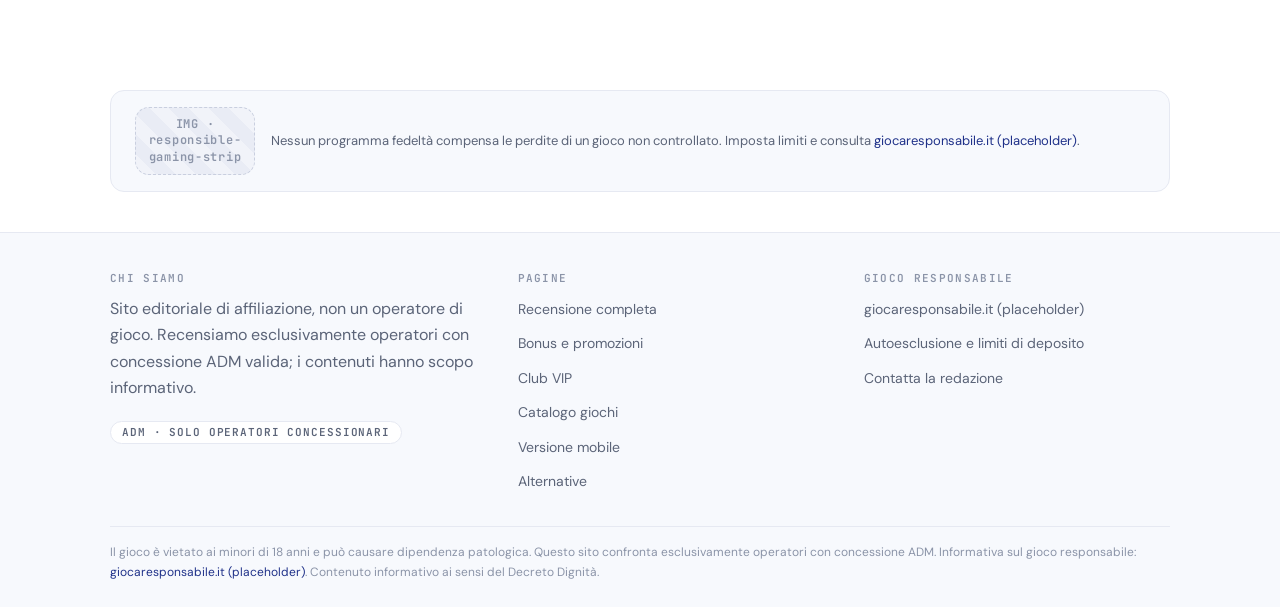
<file: vip.html>
<!DOCTYPE html>
<html lang="it">

<head>
  <meta charset="utf-8">
  <meta name="viewport" content="width=device-width, initial-scale=1">
  <title>Club VIP Casino Alpha — 7 livelli analizzati · Wireframe</title>
  <link rel="preconnect" href="https://fonts.googleapis.com">
  <link rel="preconnect" href="https://fonts.gstatic.com" crossorigin>
  <link
    href="https://fonts.googleapis.com/css2?family=Manrope:wght@600;700;800&family=DM+Sans:wght@400;500&family=JetBrains+Mono:wght@400;500;600;700&display=swap"
    rel="stylesheet">
  <link rel="stylesheet" href="./style.css">
</head>

<body>
  <section class="page active" data-screen-label="Club VIP / Tier e cashback">

    <header class="site-header">
      <div class="wrap">
        <a class="logo" href="./index.html"><span class="logo-mark">CA</span>Casino Alpha · Recensione<span
            class="flag-dot"></span></a>
        <nav class="main-nav">
          <a href="./index.html">Recensione</a>
          <a href="./bonus.html">Bonus</a>
          <a href="./vip.html" class="active">Club VIP</a>
          <a href="./giochi.html">Giochi</a>
          <a href="./app.html">App</a>
          <a href="./alternativi.html">Alternative</a>
        </nav>
        <a class="btn btn-primary" href="#">Vai al sito ufficiale</a>
      </div>
    </header>

    <div class="hero">
      <div class="wrap">
        <div class="hero-panel">
          <div>
            <div class="hero-meta">
              <span class="badge-adm">Concessione ADM n. 00000</span>
            </div>
            <h1>Club VIP — 7 livelli, premi reali</h1>
            <p class="lead">Come funzionano punti, soglie e cashback livello per livello: la meccanica documentata,
              con i tassi di conversione verificati dalla redazione.</p>
            <div class="hero-stats">
              <div class="hero-stat">
                <div class="value">7</div>
                <div class="label">livelli</div>
              </div>
              <div class="hero-stat">
                <div class="value">12<em>%</em></div>
                <div class="label">cashback massimo</div>
              </div>
              <div class="hero-stat">
                <div class="value">0<em>x</em></div>
                <div class="label">rollover sul cash VIP</div>
              </div>
            </div>
          </div>
          <div class="hero-art">
            <div class="ph">IMG · vip-tiers-steps<br>1024×1024</div>
          </div>
        </div>
      </div>
    </div>

    <main class="wrap">

      <section class="section" id="mechanics">
        <span class="kicker">Come funziona</span>
        <h2>La meccanica, non il marketing</h2>
        <p class="lead">Lorem ipsum dolor sit amet: ogni euro puntato genera punti esperienza; le soglie determinano
          il livello e il livello determina cashback e tasso di conversione. Tutto qui — il resto è dettaglio, e lo
          trovi sotto.</p>
        <div class="grid-3">
          <div class="card stat-card">
            <div class="value mono">€ 1 = X pt</div>
            <div class="label">accumulo punti sulle slot</div>
          </div>
          <div class="card stat-card">
            <div class="value mono">€ 1 = X/2 pt</div>
            <div class="label">accumulo sui tavoli</div>
          </div>
          <div class="card stat-card">
            <div class="value mono">30 gg</div>
            <div class="label">finestra di calcolo del livello</div>
          </div>
        </div>
      </section>

      <section class="section" id="tiers">
        <span class="kicker">Tabella completa</span>
        <h2>Ogni livello, ogni premio (tabella tier)</h2>
        <div class="table-scroll">
          <table class="data">
            <caption>Soglie e premi verificati alla data placeholder. I valori possono variare: fa fede il
              regolamento dell'operatore.</caption>
            <thead>
              <tr>
                <th>Livello</th>
                <th>Punti richiesti</th>
                <th>Cashback</th>
                <th>Conversione punti</th>
                <th>Benefit extra</th>
              </tr>
            </thead>
            <tbody>
              <tr>
                <td>1 · Base</td>
                <td class="num">0</td>
                <td class="num">—</td>
                <td class="num">100 : 1</td>
                <td>Lorem ipsum</td>
              </tr>
              <tr>
                <td>2</td>
                <td class="num">X.XXX</td>
                <td class="num">2%</td>
                <td class="num">90 : 1</td>
                <td>Dolor sit amet</td>
              </tr>
              <tr>
                <td>3</td>
                <td class="num">XX.XXX</td>
                <td class="num">4%</td>
                <td class="num">80 : 1</td>
                <td>Consectetur</td>
              </tr>
              <tr>
                <td>4</td>
                <td class="num">XX.XXX</td>
                <td class="num">5%</td>
                <td class="num">70 : 1</td>
                <td>Adipiscing elit</td>
              </tr>
              <tr>
                <td>5</td>
                <td class="num">XXX.XXX</td>
                <td class="num">7%</td>
                <td class="num">60 : 1</td>
                <td>Sed do eiusmod</td>
              </tr>
              <tr>
                <td>6</td>
                <td class="num">XXX.XXX</td>
                <td class="num">9%</td>
                <td class="num">50 : 1</td>
                <td>Tempor incididunt</td>
              </tr>
              <tr class="highlight">
                <td>7 · Massimo</td>
                <td class="num">X.XXX.XXX</td>
                <td class="num">12%</td>
                <td class="num">40 : 1</td>
                <td>Account manager dedicato</td>
              </tr>
            </tbody>
          </table>
        </div>
      </section>

      <section class="section" id="conversion">
        <span class="kicker">Numeri</span>
        <h2>Conversione e cashback per livello</h2>
        <p>Un esempio numerico vale più di mille aggettivi: a parità di punti, il livello 7 converte due volte e
          mezzo meglio del livello 1. Lorem ipsum dolor sit amet.</p>
        <div class="grid-2">
          <div class="card">
            <h3>Esempio · livello 1</h3>
            <p class="mono">10.000 punti ÷ 100 = € 100 di valore convertito</p>
          </div>
          <div class="card">
            <h3>Esempio · livello 7</h3>
            <p class="mono">10.000 punti ÷ 40 = € 250 di valore convertito</p>
          </div>
        </div>
      </section>

      <section class="section" id="no-rollover">
        <span class="kicker">Condizione chiave</span>
        <h2>Cash senza rollover: cosa significa</h2>
        <p>Il cashback VIP è accreditato come saldo reale, prelevabile senza requisiti di puntata. È la differenza
          principale rispetto ai bonus standard: lorem ipsum dolor sit amet, consectetur adipiscing elit.</p>
        <div class="pros-cons">
          <div class="card">
            <h3>Cosa è incluso</h3>
            <ul class="pros">
              <li>Cashback settimanale come saldo prelevabile</li>
              <li>Conversione punti in denaro reale</li>
            </ul>
          </div>
          <div class="card">
            <h3>Cosa resta escluso</h3>
            <ul class="cons">
              <li>I bonus promozionali standard mantengono il rollover</li>
              <li>I free spin seguono le condizioni della singola offerta</li>
            </ul>
          </div>
        </div>
      </section>

      <section class="section" id="progress">
        <span class="kicker">Strategia</span>
        <h2>Come salire più velocemente</h2>
        <ol class="steps">
          <li>
            <div>
              <h3>Concentra il volume nella finestra di calcolo</h3>
              <p>Lorem ipsum dolor sit amet: i punti scadono dopo 30 giorni dalla data di accredito.</p>
            </div>
          </li>
          <li>
            <div>
              <h3>Preferisci i giochi a contribuzione piena</h3>
              <p>Le slot accreditano punti a tasso pieno; i tavoli a tasso ridotto.</p>
            </div>
          </li>
          <li>
            <div>
              <h3>Imposta un budget e rispettalo</h3>
              <p>Il programma premia la costanza, non l'eccesso: gioca solo quanto pianificato.</p>
            </div>
          </li>
        </ol>
      </section>

      <section class="section" id="faq">
        <span class="kicker">FAQ</span>
        <h2>Domande sul VIP</h2>
        <details class="faq-item" open>
          <summary>Come si entra nel Club VIP?</summary>
          <p>Lorem ipsum dolor sit amet: l'iscrizione è automatica con il primo deposito; si parte dal livello 1.</p>
        </details>
        <details class="faq-item">
          <summary>Il livello può scendere?</summary>
          <p>Consectetur adipiscing elit: sì, se il volume nella finestra di calcolo scende sotto la soglia del
            livello corrente.</p>
        </details>
        <details class="faq-item">
          <summary>Il cashback ha una scadenza?</summary>
          <p>Sed do eiusmod tempor: il saldo accreditato è reale e non scade; i punti non convertiti scadono dopo 30
            giorni.</p>
        </details>
      </section>

      <div class="rg-strip">
        <div class="ph" style="width:120px;min-height:48px">IMG · responsible-gaming-strip</div>
        <p>Nessun programma fedeltà compensa le perdite di un gioco non controllato. Imposta limiti e consulta
          <a href="#">giocaresponsabile.it (placeholder)</a>.</p>
      </div>
    </main>

    <footer class="site-footer">
      <div class="wrap">
        <div class="footer-grid">
          <div>
            <h4>Chi siamo</h4>
            <p>Sito editoriale di affiliazione, non un operatore di gioco. Recensiamo esclusivamente operatori con
              concessione ADM valida; i contenuti hanno scopo informativo.</p>
            <span class="badge-adm">ADM · solo operatori concessionari</span>
          </div>
          <div>
            <h4>Pagine</h4>
            <ul>
              <li><a href="./index.html">Recensione completa</a></li>
              <li><a href="./bonus.html">Bonus e promozioni</a></li>
              <li><a href="./vip.html">Club VIP</a></li>
              <li><a href="./giochi.html">Catalogo giochi</a></li>
              <li><a href="./app.html">Versione mobile</a></li>
              <li><a href="./alternativi.html">Alternative</a></li>
            </ul>
          </div>
          <div>
            <h4>Gioco responsabile</h4>
            <ul>
              <li><a href="#">giocaresponsabile.it (placeholder)</a></li>
              <li><a href="#">Autoesclusione e limiti di deposito</a></li>
              <li><a href="#">Contatta la redazione</a></li>
            </ul>
          </div>
        </div>
        <div class="footer-disclosure">
          <p>Il gioco è vietato ai minori di 18 anni e può causare dipendenza patologica. Questo sito confronta
            esclusivamente operatori con concessione ADM. Informativa sul gioco responsabile:
            <a href="#">giocaresponsabile.it (placeholder)</a>. Contenuto informativo ai sensi del Decreto Dignità.</p>
        </div>
      </div>
    </footer>

  </section>
</body>

</html>
</file>
<file: style.css>
/* ==========================================================================
   single-casino-review-winita — design system
   Italian editorial single-casino review hub.
   Light, data-first magazine register: white surfaces, hairline borders,
   deep-blue hero panel, quiet green informational CTAs, mono for numbers.
   ========================================================================== */

:root {
  /* palette */
  --bg: #ffffff;
  --surface: #ffffff;
  --surface-tint: #f7f9fd;
  --hairline: #e6e9f2;
  --ink: #15171f;
  --ink-soft: #5b6478;
  --ink-faint: #8b94a8;
  --accent: #177a2f;
  --accent-soft: #e9f5ec;
  --accent-glow: rgba(23, 122, 47, 0.28);
  --hero-blue: #1f3189;
  --hero-blue-deep: #16236a;
  --sky: #3dd0fe;
  --gold: #f4cc3d;
  --gold-soft: #fdf6dd;
  --alert: #c10b28;
  --flag-red: #cd212a;

  /* radii */
  --radius-sm: 8px;
  --radius: 14px;
  --radius-lg: 22px;
  --pill: 999px;

  /* spacing */
  --gap-sm: 16px;
  --gap: 24px;
  --gap-lg: 40px;
  --maxw: 1100px;

  /* type */
  --font-head: "Manrope", system-ui, -apple-system, "Segoe UI", sans-serif;
  --font-body: "DM Sans", system-ui, -apple-system, "Segoe UI", sans-serif;
  --font-mono: "JetBrains Mono", ui-monospace, "SF Mono", Menlo, Consolas, monospace;

  /* shadows */
  --shadow-card: 0 1px 2px rgba(21, 23, 31, 0.04), 0 14px 34px -22px rgba(21, 23, 31, 0.22);
  --shadow-hero: 0 36px 70px -28px rgba(31, 49, 137, 0.5);
  --shadow-cta: 0 8px 22px -8px var(--accent-glow);
}

* { box-sizing: border-box; }

html { scroll-behavior: smooth; }

body {
  margin: 0;
  background: var(--bg);
  color: var(--ink);
  font: 400 16px/1.65 var(--font-body);
  -webkit-font-smoothing: antialiased;
}

h1, h2, h3, h4 {
  font-family: var(--font-head);
  line-height: 1.18;
  color: var(--ink);
  margin: 0 0 0.5em;
}

h1 { font-size: 42px; font-weight: 800; letter-spacing: -0.02em; }
h2 { font-size: 28px; font-weight: 700; letter-spacing: -0.01em; }
h3 { font-size: 19px; font-weight: 700; }

p { margin: 0 0 1em; color: var(--ink-soft); }

a { color: var(--hero-blue); text-decoration: none; }
a:hover { text-decoration: underline; }

/* ------------------------------------------------------------------ layout */

.page { display: block; }

.wrap {
  max-width: var(--maxw);
  margin: 0 auto;
  padding: 0 20px;
}

.section {
  padding: var(--gap-lg) 0;
  border-bottom: 1px solid var(--hairline);
}

.section:last-of-type { border-bottom: 0; }

.kicker {
  display: inline-block;
  font: 600 11px/1 var(--font-mono);
  letter-spacing: 0.14em;
  text-transform: uppercase;
  color: var(--ink-faint);
  margin-bottom: 10px;
}

.lead { font-size: 18px; color: var(--ink-soft); max-width: 70ch; }

.grid-2 { display: grid; grid-template-columns: 1fr 1fr; gap: var(--gap); }
.grid-3 { display: grid; grid-template-columns: repeat(3, 1fr); gap: var(--gap-sm); }
.grid-4 { display: grid; grid-template-columns: repeat(4, 1fr); gap: var(--gap-sm); }

/* ------------------------------------------------------------- placeholder */

.ph {
  display: flex;
  align-items: center;
  justify-content: center;
  background:
    repeating-linear-gradient(45deg, #f1f3f9 0 14px, #e9ecf5 14px 28px);
  border: 1px dashed #c9cfdf;
  border-radius: var(--radius);
  color: var(--ink-faint);
  font: 600 12px/1.4 var(--font-mono);
  letter-spacing: 0.06em;
  text-align: center;
  min-height: 72px;
  padding: 8px;
}

/* ----------------------------------------------------------------- header */

.site-header {
  position: sticky;
  top: 0;
  z-index: 50;
  background: rgba(255, 255, 255, 0.94);
  backdrop-filter: blur(8px);
  border-bottom: 1px solid var(--hairline);
}

.site-header .wrap {
  display: flex;
  align-items: center;
  gap: var(--gap-sm);
  height: 68px;
}

.logo {
  display: flex;
  align-items: center;
  gap: 10px;
  font: 800 19px/1 var(--font-head);
  color: var(--ink);
  letter-spacing: -0.01em;
  white-space: nowrap;
  flex: none;
}

.logo .logo-mark {
  width: 34px;
  height: 34px;
  border-radius: 10px;
  background: linear-gradient(135deg, var(--hero-blue), var(--sky));
  display: inline-flex;
  align-items: center;
  justify-content: center;
  color: #fff;
  font: 800 15px/1 var(--font-head);
}

.logo .flag-dot {
  width: 8px;
  height: 8px;
  border-radius: 50%;
  background: var(--flag-red);
  align-self: flex-start;
}

.main-nav {
  display: flex;
  gap: 4px;
  margin-left: auto;
}

.main-nav a {
  font: 500 14px/1 var(--font-body);
  color: var(--ink-soft);
  padding: 9px 11px;
  border-radius: var(--pill);
  white-space: nowrap;
  flex: none;
}

.main-nav a:hover { color: var(--ink); background: var(--surface-tint); text-decoration: none; }

.main-nav a.active {
  color: var(--hero-blue);
  background: #eef1fb;
  font-weight: 600;
}

/* ---------------------------------------------------------------- buttons */

.btn {
  display: inline-flex;
  align-items: center;
  justify-content: center;
  gap: 8px;
  font: 600 14px/1 var(--font-head);
  border-radius: var(--pill);
  padding: 12px 22px;
  border: 1px solid transparent;
  cursor: pointer;
  white-space: nowrap;
  text-decoration: none;
}

.btn-primary {
  background: var(--accent);
  color: #fff;
  box-shadow: var(--shadow-cta);
}

.btn-primary:hover { background: #135f26; text-decoration: none; color: #fff; }

.btn-ghost {
  background: transparent;
  color: var(--ink);
  border-color: var(--hairline);
}

.btn-ghost:hover { border-color: var(--ink-faint); text-decoration: none; }

.btn-quiet {
  display: inline-flex;
  align-items: center;
  gap: 6px;
  font: 600 14px/1 var(--font-body);
  color: var(--accent);
}


.badge-adm {
  display: inline-flex;
  align-items: center;
  gap: 6px;
  padding: 5px 11px;
  border: 1px solid var(--hairline);
  border-radius: var(--pill);
  font: 600 11px/1 var(--font-mono);
  letter-spacing: 0.08em;
  text-transform: uppercase;
  color: var(--ink-soft);
  background: var(--surface);
}

/* ------------------------------------------------------------------- hero */

.hero {
  padding: var(--gap-lg) 0;
}

.hero-panel {
  position: relative;
  background: linear-gradient(140deg, var(--hero-blue) 0%, var(--hero-blue-deep) 78%);
  border-radius: var(--radius-lg);
  box-shadow: var(--shadow-hero);
  color: #fff;
  padding: 48px;
  display: grid;
  grid-template-columns: 1.25fr 0.75fr;
  gap: var(--gap-lg);
  align-items: center;
  overflow: hidden;
}

.hero-panel h1 { color: #fff; }

.hero-panel .lead { color: rgba(255, 255, 255, 0.78); }

.hero-meta {
  display: flex;
  flex-wrap: wrap;
  align-items: center;
  gap: 10px;
  margin-bottom: 18px;
}

.hero-meta .badge-adm { background: rgba(255, 255, 255, 0.08); border-color: rgba(255, 255, 255, 0.22); color: rgba(255, 255, 255, 0.85); }

.hero-rating {
  display: inline-flex;
  align-items: baseline;
  gap: 8px;
  font-family: var(--font-mono);
}

.hero-rating .score { font-size: 30px; font-weight: 700; color: var(--gold); }
.hero-rating .out-of { font-size: 13px; color: rgba(255, 255, 255, 0.6); }
.stars { color: var(--gold); letter-spacing: 2px; font-size: 15px; }

.hero-stats {
  display: grid;
  grid-template-columns: repeat(3, auto);
  gap: var(--gap-sm) var(--gap);
  margin-top: 22px;
}

.hero-stat .value { font: 700 22px/1.1 var(--font-mono); color: #fff; }
.hero-stat .value em { font-style: normal; color: var(--sky); }
.hero-stat .label { font: 500 12px/1.3 var(--font-body); color: rgba(255, 255, 255, 0.62); margin-top: 4px; }

.hero-actions { display: flex; align-items: center; gap: var(--gap-sm); margin-top: 26px; flex-wrap: wrap; }

.hero-art .ph {
  min-height: 240px;
  background: repeating-linear-gradient(45deg, rgba(255,255,255,0.08) 0 14px, rgba(255,255,255,0.04) 14px 28px);
  border-color: rgba(255, 255, 255, 0.3);
  color: rgba(255, 255, 255, 0.65);
}

.hero-note { font: 400 12px/1.5 var(--font-body); color: rgba(255, 255, 255, 0.55); margin-top: 14px; }

/* ghost buttons sit on the dark hero panel: keep them legible */
.hero-panel .btn-ghost {
  color: #fff;
  border-color: rgba(255, 255, 255, 0.45);
}

.hero-panel .btn-ghost:hover {
  border-color: #fff;
  background: rgba(255, 255, 255, 0.08);
  color: #fff;
}

/* ---------------------------------------------------------------- in-page ToC */

.toc {
  display: flex;
  flex-wrap: wrap;
  gap: 8px;
  padding: var(--gap-sm) 0;
  border-bottom: 1px solid var(--hairline);
}

.toc a {
  font: 500 13px/1 var(--font-body);
  color: var(--ink-soft);
  border: 1px solid var(--hairline);
  border-radius: var(--pill);
  padding: 8px 14px;
  background: var(--surface);
}

.toc a:hover { color: var(--hero-blue); border-color: var(--hero-blue); text-decoration: none; }

/* ------------------------------------------------------------------- cards */

.card {
  background: var(--surface);
  border: 1px solid var(--hairline);
  border-radius: var(--radius);
  box-shadow: var(--shadow-card);
  padding: var(--gap);
}

.card .kicker { margin-bottom: 6px; }

.stat-card { text-align: left; }
.stat-card .value { font: 700 26px/1.1 var(--font-mono); color: var(--ink); }
.stat-card .value.blue { color: var(--hero-blue); }
.stat-card .value.green { color: var(--accent); }
.stat-card .label { font-size: 13px; color: var(--ink-faint); margin-top: 6px; }

/* ------------------------------------------------------------------ tables */

.table-scroll { overflow-x: auto; }

table.data {
  width: 100%;
  border-collapse: collapse;
  background: var(--surface);
  border: 1px solid var(--hairline);
  border-radius: var(--radius);
  overflow: hidden;
  font-size: 14px;
}

table.data caption {
  caption-side: bottom;
  font: 400 12px/1.5 var(--font-body);
  color: var(--ink-faint);
  text-align: left;
  padding: 10px 2px;
}

table.data th {
  font: 600 11px/1.3 var(--font-mono);
  letter-spacing: 0.1em;
  text-transform: uppercase;
  color: var(--ink-faint);
  text-align: left;
  background: var(--surface-tint);
  padding: 12px 16px;
  border-bottom: 1px solid var(--hairline);
}

table.data td {
  padding: 13px 16px;
  border-bottom: 1px solid var(--hairline);
  color: var(--ink-soft);
  vertical-align: top;
}

table.data tr:last-child td { border-bottom: 0; }

table.data td.num, table.data td.mono {
  font: 500 13px/1.5 var(--font-mono);
  color: var(--ink);
  white-space: nowrap;
}

table.data tr.highlight td { background: var(--gold-soft); }

table.data td .tag-yes { color: var(--accent); font-weight: 600; }
table.data td .tag-no { color: var(--alert); font-weight: 600; }

/* fact sheet */
.fact-sheet {
  position: relative;
  border: 1px solid var(--hairline);
  border-radius: var(--radius-lg);
  overflow: hidden;
}

.fact-sheet table.data { border: 0; border-radius: 0; }

/* --------------------------------------------------------------- steps */

ol.steps {
  list-style: none;
  counter-reset: step;
  margin: 0;
  padding: 0;
  display: grid;
  gap: var(--gap-sm);
}

ol.steps li {
  counter-increment: step;
  display: grid;
  grid-template-columns: 44px 1fr;
  gap: var(--gap-sm);
  background: var(--surface);
  border: 1px solid var(--hairline);
  border-radius: var(--radius);
  padding: 18px 20px;
}

ol.steps li::before {
  content: counter(step, decimal-leading-zero);
  font: 700 16px/1 var(--font-mono);
  color: var(--hero-blue);
  background: #eef1fb;
  border-radius: var(--radius-sm);
  width: 44px;
  height: 44px;
  display: flex;
  align-items: center;
  justify-content: center;
}

ol.steps li h3 { margin-bottom: 4px; }
ol.steps li p { margin: 0; font-size: 14px; }

/* --------------------------------------------------------------- bonus box */

.bonus-box {
  display: grid;
  grid-template-columns: 1fr auto;
  gap: var(--gap-sm);
  align-items: center;
  background: var(--surface);
  border: 1px solid var(--hairline);
  border-left: 4px solid var(--accent);
  border-radius: var(--radius);
  padding: 20px 22px;
  box-shadow: var(--shadow-card);
}

.bonus-box h3 { margin-bottom: 4px; }

.bonus-box .terms {
  font: 400 12px/1.6 var(--font-body);
  color: var(--ink-faint);
  margin: 8px 0 0;
}

.bonus-box .amount { font: 700 18px/1.3 var(--font-mono); color: var(--accent); }

/* promo code */
.promo-code {
  display: inline-flex;
  align-items: center;
  gap: 12px;
  border: 1px dashed var(--accent);
  background: var(--accent-soft);
  border-radius: var(--radius-sm);
  padding: 10px 16px;
}

.promo-code code { font: 700 16px/1 var(--font-mono); color: var(--accent); letter-spacing: 0.12em; }

.promo-code button {
  font: 600 12px/1 var(--font-body);
  color: var(--accent);
  background: #fff;
  border: 1px solid var(--accent);
  border-radius: var(--pill);
  padding: 7px 14px;
  cursor: pointer;
}

/* ------------------------------------------------------------------- tabs */

.tabs {
  display: flex;
  gap: 6px;
  border-bottom: 1px solid var(--hairline);
  margin-bottom: var(--gap-sm);
  overflow-x: auto;
}

.tab {
  font: 600 14px/1 var(--font-body);
  color: var(--ink-soft);
  padding: 11px 16px;
  border: 0;
  background: none;
  border-bottom: 2px solid transparent;
  cursor: pointer;
  white-space: nowrap;
}

.tab.active { color: var(--hero-blue); border-bottom-color: var(--hero-blue); }

/* game grid */
.game-grid { display: grid; grid-template-columns: repeat(4, 1fr); gap: var(--gap-sm); }

.game-card {
  border: 1px solid var(--hairline);
  border-radius: var(--radius);
  overflow: hidden;
  background: var(--surface);
}

.game-card .ph { border: 0; border-radius: 0; min-height: 110px; }

.game-card .game-meta { padding: 10px 12px; }
.game-card .game-name { font: 600 14px/1.3 var(--font-head); color: var(--ink); }
.game-card .game-rtp { font: 500 12px/1.4 var(--font-mono); color: var(--ink-faint); }

/* ----------------------------------------------------------- testimonials */

.testimonial {
  background: var(--surface);
  border: 1px solid var(--hairline);
  border-radius: var(--radius);
  padding: 20px;
  display: flex;
  flex-direction: column;
}

.testimonial .quote { font-size: 14px; color: var(--ink-soft); margin-bottom: 14px; }

.testimonial .who { display: flex; align-items: center; gap: 10px; margin-top: auto; }
.testimonial .avatar {
  width: 36px;
  height: 36px;
  border-radius: 50%;
  background: linear-gradient(135deg, var(--sky), var(--hero-blue));
  color: #fff;
  display: flex;
  align-items: center;
  justify-content: center;
  font: 700 13px/1 var(--font-head);
}
.testimonial .name { font: 600 13px/1.3 var(--font-body); color: var(--ink); }
.testimonial .when { font: 400 12px/1.3 var(--font-body); color: var(--ink-faint); }

/* -------------------------------------------------------------------- FAQ */

.faq-item {
  border: 1px solid var(--hairline);
  border-radius: var(--radius);
  background: var(--surface);
  margin-bottom: 10px;
  padding: 0 20px;
}

.faq-item summary {
  font: 600 15px/1.4 var(--font-head);
  color: var(--ink);
  padding: 16px 0;
  cursor: pointer;
  list-style: none;
  display: flex;
  justify-content: space-between;
  align-items: center;
  gap: var(--gap-sm);
}

.faq-item summary::after { content: "+"; font: 400 20px/1 var(--font-mono); color: var(--ink-faint); }
.faq-item[open] summary::after { content: "–"; }
.faq-item summary::-webkit-details-marker { display: none; }
.faq-item p { padding-bottom: 16px; margin: 0; font-size: 14px; }

/* ----------------------------------------------------------- verdict box */

.verdict-box {
  background: var(--surface-tint);
  border: 1px solid var(--hairline);
  border-radius: var(--radius-lg);
  padding: var(--gap-lg);
  display: grid;
  grid-template-columns: auto 1fr;
  gap: var(--gap);
}

.verdict-box .avatar {
  width: 64px;
  height: 64px;
  border-radius: 50%;
  background: linear-gradient(135deg, var(--hero-blue), var(--sky));
  color: #fff;
  display: flex;
  align-items: center;
  justify-content: center;
  font: 800 20px/1 var(--font-head);
}

.verdict-box .role {
  font: 600 11px/1 var(--font-mono);
  letter-spacing: 0.12em;
  text-transform: uppercase;
  color: var(--ink-faint);
}

.verdict-box .verdict-score {
  display: inline-flex;
  align-items: baseline;
  gap: 6px;
  font-family: var(--font-mono);
  margin-top: 10px;
}

.verdict-box .verdict-score b { font-size: 26px; color: var(--accent); }

/* ------------------------------------------------------- feature highlights */

.pros-cons,
.feature-points {
  display: grid;
  grid-template-columns: minmax(0, 1fr);
  gap: var(--gap-sm);
}

.pros-cons ul,
.feature-points ul {
  list-style: none;
  margin: 0;
  padding: 0;
  display: grid;
  grid-template-columns: repeat(3, minmax(0, 1fr));
  gap: 10px;
}

.pros-cons li,
.feature-points li {
  min-height: 68px;
  padding: 14px 14px 14px 38px;
  position: relative;
  border: 1px solid var(--hairline);
  border-radius: var(--radius-sm);
  background:
    linear-gradient(180deg, rgba(247, 249, 253, 0.8), #fff);
  color: var(--ink-soft);
  font-size: 14px;
  display: flex;
  align-items: center;
}

.pros li::before,
.feature-points li::before {
  content: "";
  position: absolute;
  left: 14px;
  top: 50%;
  width: 12px;
  height: 12px;
  transform: translateY(-50%);
  border-radius: 50%;
  background: var(--accent);
  box-shadow: 0 0 0 5px var(--accent-soft);
}

.cons li::before { content: none; }

/* ----------------------------------------------------- editorial strip/footer */

.rg-strip,
.editor-strip {
  background: var(--surface-tint);
  border: 1px solid var(--hairline);
  border-radius: var(--radius);
  padding: var(--gap-sm) var(--gap);
  display: flex;
  align-items: center;
  gap: var(--gap-sm);
  margin: var(--gap-lg) 0;
}

.rg-strip p,
.editor-strip p {
  margin: 0;
  font-size: 13px;
  color: var(--ink-soft);
}

.site-footer {
  border-top: 1px solid var(--hairline);
  background: var(--surface-tint);
  padding: var(--gap-lg) 0 var(--gap);
  margin-top: var(--gap-lg);
}

.footer-grid { display: grid; grid-template-columns: 1.2fr 1fr 1fr; gap: var(--gap-lg); }

.footer-grid h4 {
  font: 600 11px/1 var(--font-mono);
  letter-spacing: 0.12em;
  text-transform: uppercase;
  color: var(--ink-faint);
  margin-bottom: 12px;
}

.footer-grid ul { list-style: none; margin: 0; padding: 0; }
.footer-grid li { margin-bottom: 8px; }
.footer-grid a { font-size: 14px; color: var(--ink-soft); }

.footer-disclosure {
  border-top: 1px solid var(--hairline);
  margin-top: var(--gap);
  padding-top: var(--gap-sm);
  display: flex;
  flex-wrap: wrap;
  align-items: center;
  gap: var(--gap-sm);
  font-size: 12px;
  color: var(--ink-faint);
}

.footer-disclosure p { margin: 0; font-size: 12px; color: var(--ink-faint); }

/* --------------------------------------------------------------- helpers */

.muted { color: var(--ink-faint); }
.mono { font-family: var(--font-mono); }
.mt-0 { margin-top: 0; }
.mb-gap { margin-bottom: var(--gap); }
.flex-between { display: flex; align-items: center; justify-content: space-between; gap: var(--gap-sm); flex-wrap: wrap; }

/* ------------------------------------------------------------- responsive */

@media (max-width: 768px) {
  h1 { font-size: 30px; }
  h2 { font-size: 23px; }

  .site-header .wrap { height: auto; flex-wrap: wrap; padding: 12px 16px; gap: 10px; }
  .main-nav { order: 3; width: 100%; flex-wrap: wrap; margin-left: 0; }
  .site-header .btn { margin-left: auto; }

  .hero-panel { grid-template-columns: 1fr; padding: 28px 22px; }
  .hero-stats { grid-template-columns: 1fr 1fr; }

  .grid-2, .grid-3, .grid-4, .footer-grid, .pros-cons { grid-template-columns: 1fr; }
  .game-grid { grid-template-columns: 1fr 1fr; }

  .bonus-box { grid-template-columns: 1fr; }
  .verdict-box { grid-template-columns: 1fr; padding: var(--gap); }

  .section { padding: var(--gap) 0; }
}
</file>
